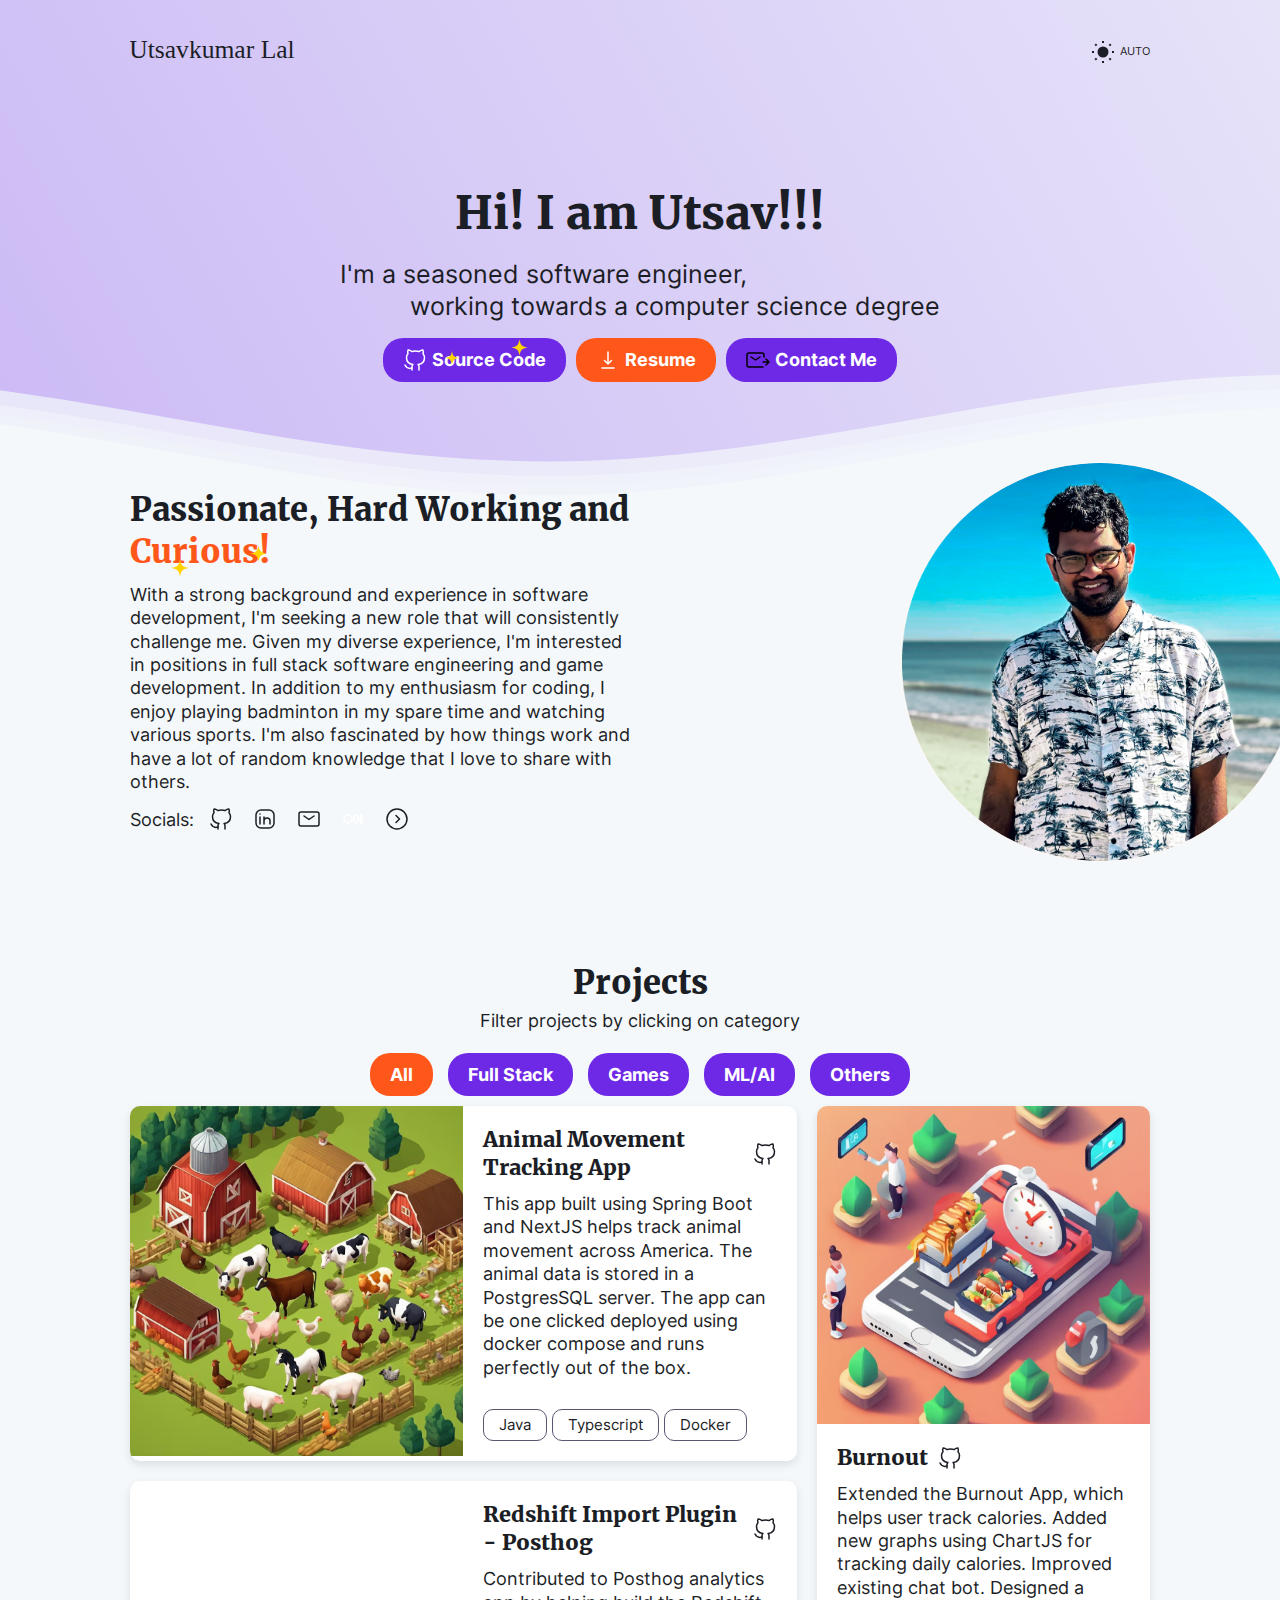
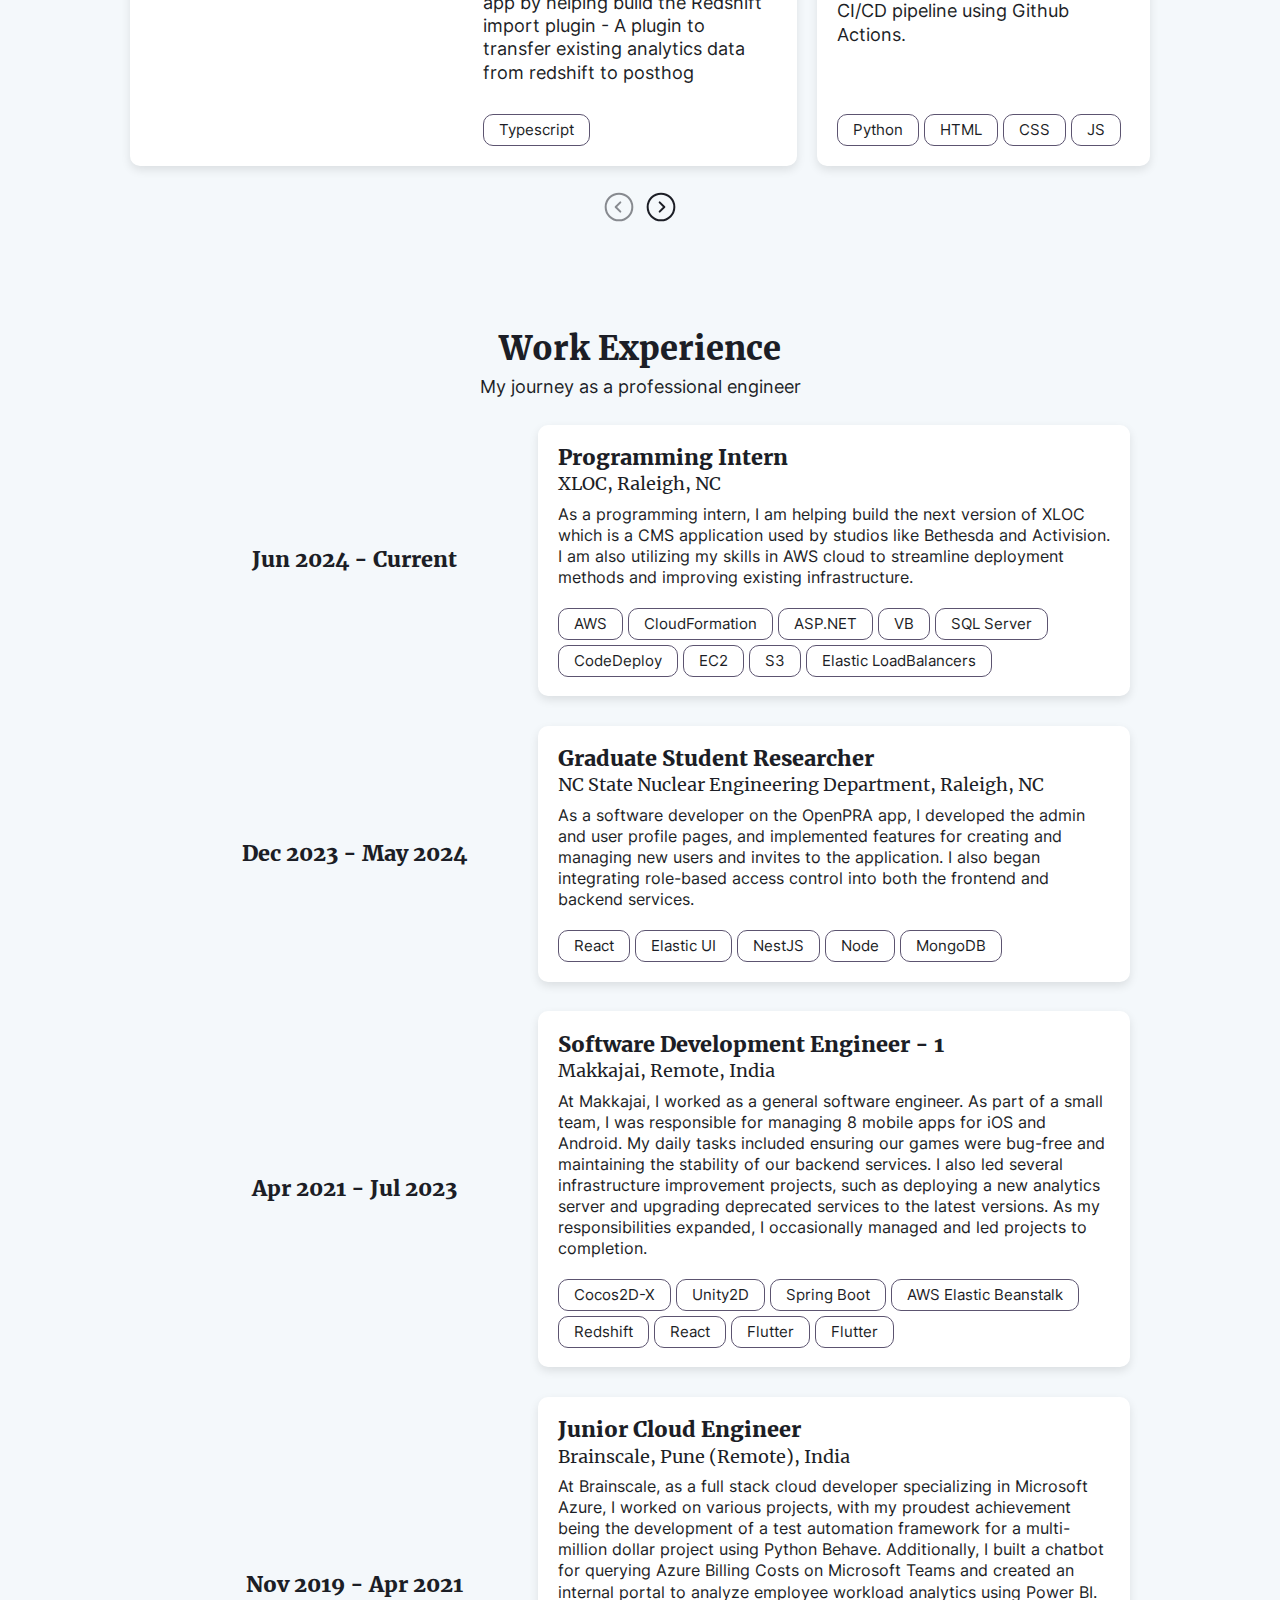
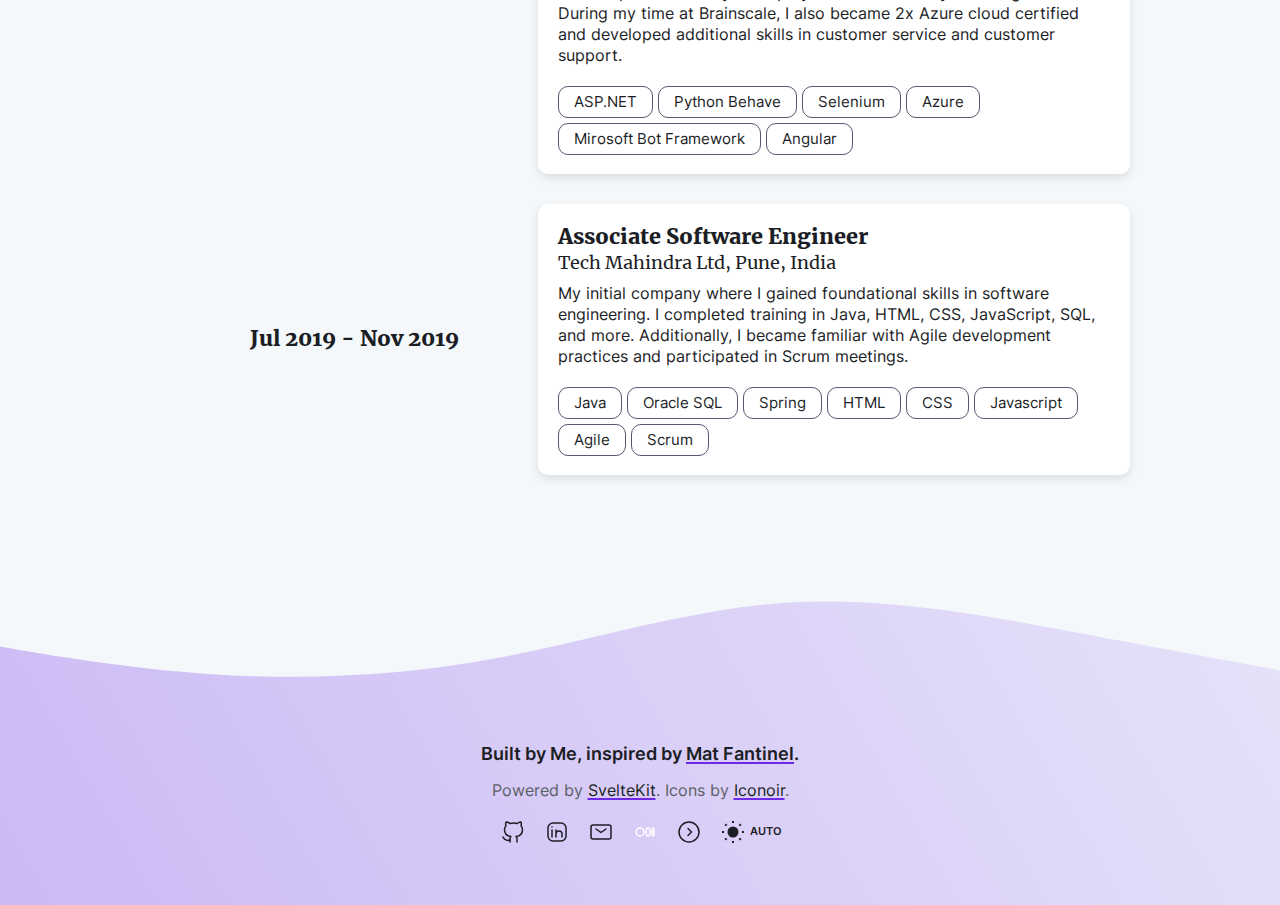
<file: index.html>
<!DOCTYPE html>
<html lang="en">
	<head>
		<meta charset="utf-8" />

		<!-- Favicon -->
		<link
			rel="apple-touch-icon"
			sizes="180x180"
			href="./favicons/apple-touch-icon.png"
		/>
		<link
			rel="icon"
			type="image/png"
			sizes="32x32"
			href="./favicons/favicon-32x32.png"
		/>
		<link
			rel="icon"
			type="image/png"
			sizes="16x16"
			href="./favicons/favicon-16x16.png"
		/>
		<link rel="manifest" href="./favicons/site.webmanifest" />
		<link
			rel="mask-icon"
			href="./favicons/safari-pinned-tab.svg"
			color="#0ca4a5"
		/>
		<link rel="shortcut icon" href="./favicons/favicon.ico" />
		<link rel="icon" href="./favicons/favicon.png" />

		<!-- Tell browser this site is responsive -->
		<meta name="viewport" content="width=device-width, initial-scale=1" />
		<!-- Tell browser this site supports light and dark mode -->
		<meta name="color-scheme" content="light dark" />
		<!-- Color for browser url bar in mobile/Safari -->
		<meta name="theme-color" media="(prefers-color-scheme: light)" content="#b28cf2" />
		<meta name="theme-color" media="(prefers-color-scheme: dark)" content="#4612A1" />
		<!-- Disable Google FLOC -->
		<meta http-equiv="Permissions-Policy" content="interest-cohort=()" />

		<script>
			// Calling this here so that it loads as quickly as possible
			// Avoiding a flash of light mode in case dark mode is used
			const theme = localStorage.getItem('theme-preference') || 'auto';
			document.firstElementChild?.setAttribute('data-theme', theme);
		</script>

		
		<link href="./_app/immutable/assets/0.0f5a0293.css" rel="stylesheet">
		<link href="./_app/immutable/assets/3.4c4b0438.css" rel="stylesheet">
		<link href="./_app/immutable/assets/Footer.e6c41d52.css" rel="stylesheet">
		<link href="./_app/immutable/assets/Button.b2541fdf.css" rel="stylesheet">
		<link href="./_app/immutable/assets/Socials.1c0e54d1.css" rel="stylesheet">
		<link href="./_app/immutable/assets/7.189cd966.css" rel="stylesheet">
		<link href="./_app/immutable/assets/Image.0954db74.css" rel="stylesheet">
		<link href="./_app/immutable/assets/BlogPostCard.18f6f1a8.css" rel="stylesheet">
		<link href="./_app/immutable/assets/ContentSection.f5dcb43a.css" rel="stylesheet">
		<link rel="modulepreload" href="./_app/immutable/entry/start.0ef516a5.js">
		<link rel="modulepreload" href="./_app/immutable/chunks/index.42c5035d.js">
		<link rel="modulepreload" href="./_app/immutable/chunks/index.0cff1caf.js">
		<link rel="modulepreload" href="./_app/immutable/entry/app.139e731b.js">
		<link rel="modulepreload" href="./_app/immutable/nodes/0.b2a036ef.js">
		<link rel="modulepreload" href="./_app/immutable/nodes/3.5990e469.js">
		<link rel="modulepreload" href="./_app/immutable/chunks/Footer.5617964f.js">
		<link rel="modulepreload" href="./_app/immutable/chunks/Socials.65a93290.js">
		<link rel="modulepreload" href="./_app/immutable/chunks/meta.880fbc7d.js">
		<link rel="modulepreload" href="./_app/immutable/nodes/7.494c1e8a.js">
		<link rel="modulepreload" href="./_app/immutable/chunks/Button.ee785f0e.js">
		<link rel="modulepreload" href="./_app/immutable/chunks/regex.7dfa9b23.js">
		<link rel="modulepreload" href="./_app/immutable/chunks/Image.488438ff.js">
		<link rel="modulepreload" href="./_app/immutable/chunks/BlogPostCard.svelte_svelte_type_style_lang.2d0fb876.js">
		<link rel="modulepreload" href="./_app/immutable/chunks/ContentSection.d50c32dc.js"><title>Utsav Lal</title><!-- HEAD_svelte-12ekxku_START --><link rel="“canonical”" href="https://utsavkumar-lal.vercel.app/"><meta name="keywords" content="Svelte, SvelteKit, Template, Blog, Starter, Static Site"><meta name="description" content="Hello, welcome to my personal website"><meta property="og:description" content="Hello, welcome to my personal website"><meta name="twitter:description" content="Hello, welcome to my personal website"><meta property="og:title" content="Utsav Lal"><meta name="twitter:title" content="Utsav Lal"><meta property="og:image" content="https://utsavkumar-lal.vercel.app//images/utsav_at_beach.jpg"><meta name="twitter:image" content="https://utsavkumar-lal.vercel.app//images/utsav_at_beach.jpg"><meta name="twitter:card" content="summary_large_image"><!-- HEAD_svelte-12ekxku_END -->
	</head>
	<body data-sveltekit-preload-data="hover">
		<div id="svelte-root">



<div class="waves-container svelte-of6vnk"><svg class="waves svelte-of6vnk" xmlns="http://www.w3.org/2000/svg" xmlns:xlink="http://www.w3.org/1999/xlink" viewBox="0 24 150 28" preserveAspectRatio="none" shape-rendering="auto"><defs><path id="gentle-wave" d="M-160 44c30 0 58-18 88-18s 58 18 88 18 58-18 88-18 58 18 88 18 v44h-352z"></path></defs><g class="parallax svelte-of6vnk"><use xlink:href="#gentle-wave" x="48" y="0" fill="rgba(var(--color--page-background-rgb),0.7)" class="svelte-of6vnk"></use><use xlink:href="#gentle-wave" x="48" y="3" fill="rgba(var(--color--page-background-rgb),0.5)" class="svelte-of6vnk"></use><use xlink:href="#gentle-wave" x="48" y="5" fill="rgba(var(--color--page-background-rgb),0.3)" class="svelte-of6vnk"></use><use xlink:href="#gentle-wave" x="48" y="7" fill="var(--color--page-background)" class="svelte-of6vnk"></use></g></svg></div>
<header class="svelte-1gvg2a4"><nav class="container svelte-1gvg2a4"><a class="logo svelte-1gvg2a4" href="/" aria-label="Site logo"><div class="logo svelte-hf099o animated"><svg id="logo-text" width="723.84009" height="116.720268" viewBox="0 0 723.84009 116.720269" fill="none" xmlns="http://www.w3.org/2000/svg" class="svelte-hf099o"><text xml:space="preserve" id="text" transform="translate(-278.77228,-206.83728)" class="svelte-hf099o"><tspan x="275.57227" y="292.17088" id="tspan1319"><tspan style="" id="tspan1317">Utsavkumar Lal</tspan></tspan></text></svg>
</div></a>
		<div class="links svelte-1gvg2a4"><noscript>
	<style>.theme-toggle {
			display: none !important;
		}
	</style></noscript>
<button class="theme-toggle svelte-niuf71" title="Toggle between light and dark theme"><svg aria-hidden="true" width="24" height="24" viewBox="0 0 24 24"><mask id="moon" class="svelte-niuf71"><rect x="0" y="0" width="100%" height="100%" fill="white" class="svelte-niuf71"></rect><circle cx="40" cy="8" r="11" fill="black" class="svelte-niuf71"></circle></mask><circle id="sun" cx="12" cy="12" r="11" mask="url(#moon)" class="svelte-niuf71"></circle><g id="sun-beams" class="svelte-niuf71"><line x1="12" y1="1" x2="12" y2="3" class="svelte-niuf71"></line><line x1="12" y1="21" x2="12" y2="23" class="svelte-niuf71"></line><line x1="4.22" y1="4.22" x2="5.64" y2="5.64" class="svelte-niuf71"></line><line x1="18.36" y1="18.36" x2="19.78" y2="19.78" class="svelte-niuf71"></line><line x1="1" y1="12" x2="3" y2="12" class="svelte-niuf71"></line><line x1="21" y1="12" x2="23" y2="12" class="svelte-niuf71"></line><line x1="4.22" y1="19.78" x2="5.64" y2="18.36" class="svelte-niuf71"></line><line x1="18.36" y1="5.64" x2="19.78" y2="4.22" class="svelte-niuf71"></line></g></svg>
	<span class="label svelte-niuf71">Auto</span>
</button></div></nav>
</header>
<main><div class="container"><section id="hero" class="svelte-18df521"><h1 class="hello svelte-18df521">Hi! I am Utsav!!!</h1>
	<p class="intro svelte-18df521"><span class="left svelte-18df521">I&#39;m a seasoned software engineer,</span>
		<span class="right svelte-18df521">working towards a computer science degree</span></p>
	<div class="ctas svelte-18df521"><div class="sparkle-wrapper svelte-exdx8u">
	<span class="slot-wrapper svelte-exdx8u"><a href="https://github.com/utsavll0/personal-website" target="_blank" rel="noopener noreferrer" class="button style--solid size--medium color--primary  svelte-6zxw49" data-sveltekit-preload-data><div class="icon svelte-6zxw49"><svg width="100%" height="100%" stroke-width="1.5" viewBox="0 0 24 24" fill="none" xmlns="http://www.w3.org/2000/svg"><path d="M16 22.0268V19.1568C16.0375 18.68 15.9731 18.2006 15.811 17.7506C15.6489 17.3006 15.3929 16.8902 15.06 16.5468C18.2 16.1968 21.5 15.0068 21.5 9.54679C21.4997 8.15062 20.9627 6.80799 20 5.79679C20.4558 4.5753 20.4236 3.22514 19.91 2.02679C19.91 2.02679 18.73 1.67679 16 3.50679C13.708 2.88561 11.292 2.88561 8.99999 3.50679C6.26999 1.67679 5.08999 2.02679 5.08999 2.02679C4.57636 3.22514 4.54413 4.5753 4.99999 5.79679C4.03011 6.81549 3.49251 8.17026 3.49999 9.57679C3.49999 14.9968 6.79998 16.1868 9.93998 16.5768C9.61098 16.9168 9.35725 17.3222 9.19529 17.7667C9.03334 18.2112 8.96679 18.6849 8.99999 19.1568V22.0268" stroke="currentColor" stroke-linecap="round" stroke-linejoin="round"></path><path d="M9 20.0267C6 20.9999 3.5 20.0267 2 17.0267" stroke="currentColor" stroke-linecap="round" stroke-linejoin="round"></path></svg></div>
	Source Code
			
</a></span>
</div>
		<a href="https://drive.google.com/uc?export=download&amp;id=1YGC0tc_WThLM8ufXjoLzNNkHjE-6VpdZ" target="_blank" rel="noopener noreferrer" class="button style--solid size--medium color--secondary  svelte-6zxw49" data-sveltekit-preload-data><div class="icon svelte-6zxw49"><svg width="100%" height="100%" stroke-width="1.5" viewBox="0 0 24 24" fill="none" xmlns="http://www.w3.org/2000/svg"><path d="M6 20L18 20" stroke="currentColor" stroke-linecap="round" stroke-linejoin="round"></path><path d="M12 4V16M12 16L15.5 12.5M12 16L8.5 12.5" stroke="currentColor" stroke-linecap="round" stroke-linejoin="round"></path></svg></div>
	Resume
		
</a>
		<a href="mailto:utsavll0@gmail.com?subject=Hello%20Utsav&amp;body=Hi%20Utsav%2C" target="_self" class="button style--solid size--medium color--primary  svelte-6zxw49" data-sveltekit-preload-data><div class="icon svelte-6zxw49"><svg width="24px" height="24px" viewBox="0 0 24 24" stroke-width="1.5" fill="none" xmlns="http://www.w3.org/2000/svg" color="#000000"><path d="M5 9L9.5 12L14 9" stroke="#000000" stroke-width="1.5" stroke-linecap="round" stroke-linejoin="round"></path><path d="M17 19H3C1.89543 19 1 18.1046 1 17V7C1 5.89543 1.89543 5 3 5H16C17.1046 5 18 5.89543 18 7V9" stroke="#000000" stroke-width="1.5" stroke-linecap="round"></path><path d="M17 14H23M23 14L20 11M23 14L20 17" stroke="#000000" stroke-width="1.5" stroke-linecap="round" stroke-linejoin="round"></path></svg></div>
	Contact Me
		
</a></div>
</section>
	<section id="about" class="svelte-17cpv96"><div class="info svelte-17cpv96"><h2 class="svelte-17cpv96">Passionate, Hard Working and
			<div class="sparkle-wrapper svelte-exdx8u">
	<span class="slot-wrapper svelte-exdx8u"><strong class="secondary svelte-8f8x6d">Curious!</strong></span>
</div></h2>
		<p class="svelte-17cpv96">With a strong background and experience in software development, I&#39;m seeking a new role that
			will consistently challenge me. Given my diverse experience, I&#39;m interested in positions in
			full stack software engineering and game development. In addition to my enthusiasm for coding,
			I enjoy playing badminton in my spare time and watching various sports. I&#39;m also fascinated by
			how things work and have a lot of random knowledge that I love to share with others.
		</p>
		<div class="socials svelte-17cpv96"><span class="svelte-17cpv96">Socials:</span>
			<div class="socials svelte-t4kqcq"><a href="https://github.com/utsavll0" target="noopener" rel="noopener noreferrer" title="See my GitHub profile" class="svelte-t4kqcq"><svg width="100%" height="100%" stroke-width="1.5" viewBox="0 0 24 24" fill="none" xmlns="http://www.w3.org/2000/svg"><path d="M16 22.0268V19.1568C16.0375 18.68 15.9731 18.2006 15.811 17.7506C15.6489 17.3006 15.3929 16.8902 15.06 16.5468C18.2 16.1968 21.5 15.0068 21.5 9.54679C21.4997 8.15062 20.9627 6.80799 20 5.79679C20.4558 4.5753 20.4236 3.22514 19.91 2.02679C19.91 2.02679 18.73 1.67679 16 3.50679C13.708 2.88561 11.292 2.88561 8.99999 3.50679C6.26999 1.67679 5.08999 2.02679 5.08999 2.02679C4.57636 3.22514 4.54413 4.5753 4.99999 5.79679C4.03011 6.81549 3.49251 8.17026 3.49999 9.57679C3.49999 14.9968 6.79998 16.1868 9.93998 16.5768C9.61098 16.9168 9.35725 17.3222 9.19529 17.7667C9.03334 18.2112 8.96679 18.6849 8.99999 19.1568V22.0268" stroke="currentColor" stroke-linecap="round" stroke-linejoin="round"></path><path d="M9 20.0267C6 20.9999 3.5 20.0267 2 17.0267" stroke="currentColor" stroke-linecap="round" stroke-linejoin="round"></path></svg></a>
	<a href="https://linkedin.com/in/utsavkumar-lal" target="noopener" rel="noopener noreferrer" title="Connect on LinkedIn" class="svelte-t4kqcq"><svg width="100%" height="100%" stroke-width="1.5" viewBox="0 0 24 24" fill="none" xmlns="http://www.w3.org/2000/svg"><path d="M21 8V16C21 18.7614 18.7614 21 16 21H8C5.23858 21 3 18.7614 3 16V8C3 5.23858 5.23858 3 8 3H16C18.7614 3 21 5.23858 21 8Z" stroke="currentColor" stroke-linecap="round" stroke-linejoin="round"></path><path d="M7 17V13.5V10" stroke="currentColor" stroke-linecap="round" stroke-linejoin="round"></path><path d="M11 17V13.75M11 10V13.75M11 13.75C11 10 17 10 17 13.75V17" stroke="currentColor" stroke-linecap="round" stroke-linejoin="round"></path><path d="M7 7.01L7.01 6.99889" stroke="currentColor" stroke-linecap="round" stroke-linejoin="round"></path></svg></a>
	<a href="mailto:utsavll0@gmail.com?subject=Hello%20Utsav&amp;body=Hi%20Utsav%2C" target="noopener" rel="noopener noreferrer" title="Send an email" class="svelte-t4kqcq"><svg width="100%" height="100%" stroke-width="1.5" viewBox="0 0 24 24" fill="none" xmlns="http://www.w3.org/2000/svg"><path d="M7 9L12 12.5L17 9" stroke="currentColor" stroke-linecap="round" stroke-linejoin="round"></path><path d="M2 17V7C2 5.89543 2.89543 5 4 5H20C21.1046 5 22 5.89543 22 7V17C22 18.1046 21.1046 19 20 19H4C2.89543 19 2 18.1046 2 17Z" stroke="currentColor" stroke-width="1.5"></path></svg></a>
	<a href="https://medium.com/@utsavkumarlal" target="noopener" rel="noopener noreferrer" title="View my medium!!" class="svelte-t4kqcq"><svg width="24px" height="24px" stroke-width="1.5" viewBox="0 0 24 24" fill="none" xmlns="http://www.w3.org/2000/svg" color="#FFFFFF"><path d="M7 16C9.20914 16 11 14.2091 11 12C11 9.79086 9.20914 8 7 8C4.79086 8 3 9.79086 3 12C3 14.2091 4.79086 16 7 16Z" stroke="#FFFFFF" stroke-width="1.5" stroke-linecap="round" stroke-linejoin="round"></path><path d="M15 16C16.1046 16 17 14.2091 17 12C17 9.79086 16.1046 8 15 8C13.8954 8 13 9.79086 13 12C13 14.2091 13.8954 16 15 16Z" stroke="#FFFFFF" stroke-width="1.5" stroke-linecap="round" stroke-linejoin="round"></path><path d="M20 16C20.5523 16 21 14.2091 21 12C21 9.79086 20.5523 8 20 8C19.4477 8 19 9.79086 19 12C19 14.2091 19.4477 16 20 16Z" stroke="#FFFFFF" stroke-width="1.5" stroke-linecap="round" stroke-linejoin="round"></path></svg></a>
	<a href="https://medium.com/@utsavkumarlal" class="svelte-t4kqcq"><svg width="32px" height="32px" viewBox="0 0 24 24" stroke-width="1.5" fill="none" xmlns="http://www.w3.org/2000/svg" color="currentColor"><path d="M11 8.5L14.5 12L11 15.5" stroke="currentColor" stroke-width="1.5" stroke-linecap="round" stroke-linejoin="round"></path><path d="M12 22C17.5228 22 22 17.5228 22 12C22 6.47715 17.5228 2 12 2C6.47715 2 2 6.47715 2 12C2 17.5228 6.47715 22 12 22Z" stroke="currentColor" stroke-width="1.5" stroke-linecap="round" stroke-linejoin="round"></path></svg></a>
</div></div></div>
	<div class="image svelte-17cpv96"><img srcset="images/utsav-rounded.avif, images/utsav-rounded.webp, images/utsav-rounded.png" src="images/utsav-rounded.png" alt="Image Avatar" loading="lazy" decoding="async" class="svelte-1ykl0dj"></div>
</section>
	<section id="features" class="content-section top svelte-1shp7je"><div class="title-area svelte-1shp7je"><div class="text svelte-1shp7je"><h2>Projects</h2>
				<p>Filter projects by clicking on category</p></div>
		</div>
	<div class="content-area svelte-1shp7je"><div class="filters svelte-3w4bgj"><button target="_self" class="button style--solid size--medium color--secondary  svelte-6zxw49" data-sveltekit-preload-data>
	All
		
</button>
		<button target="_self" class="button style--solid size--medium color--primary  svelte-6zxw49" data-sveltekit-preload-data>
	Full Stack
		
</button>
		<button target="_self" class="button style--solid size--medium color--primary  svelte-6zxw49" data-sveltekit-preload-data>
	Games
		
</button>
		
		<button target="_self" class="button style--solid size--medium color--primary  svelte-6zxw49" data-sveltekit-preload-data>
	ML/AI
		
</button>
		<button target="_self" class="button style--solid size--medium color--primary  svelte-6zxw49" data-sveltekit-preload-data>
	Others
		
</button></div>
	<div class="features-container svelte-3w4bgj"><div class="three-group-grid svelte-3w4bgj"><article class="card feature-card svelte-1kz16cj" target="_self" data-sveltekit-preload-data><div class="image svelte-1kz16cj"><div class="image" slot="image"><img srcset="images/animal_farm.avif, images/animal_farm.webp, images/animal_farm.png" src="images/animal_farm.png" alt="Picture describing the Animal Movement Tracking App feature" loading="lazy" decoding="async" class="svelte-1ykl0dj"></div></div>
	<div class="body svelte-1kz16cj"><div class="content svelte-1kz16cj"><div class="content svelte-1qk4zq0" slot="content"><div class="heading svelte-1qk4zq0"><div class="title svelte-1qk4zq0"><span>Animal Movement Tracking App</span></div>
			<div class="icons svelte-1qk4zq0"><a href="https://github.com/utsavll0/movement-app" target="noopener" rel="noopener noreferrer" title="Github project" class="svelte-1qk4zq0"><svg width="100%" height="100%" stroke-width="1.5" viewBox="0 0 24 24" fill="none" xmlns="http://www.w3.org/2000/svg"><path d="M16 22.0268V19.1568C16.0375 18.68 15.9731 18.2006 15.811 17.7506C15.6489 17.3006 15.3929 16.8902 15.06 16.5468C18.2 16.1968 21.5 15.0068 21.5 9.54679C21.4997 8.15062 20.9627 6.80799 20 5.79679C20.4558 4.5753 20.4236 3.22514 19.91 2.02679C19.91 2.02679 18.73 1.67679 16 3.50679C13.708 2.88561 11.292 2.88561 8.99999 3.50679C6.26999 1.67679 5.08999 2.02679 5.08999 2.02679C4.57636 3.22514 4.54413 4.5753 4.99999 5.79679C4.03011 6.81549 3.49251 8.17026 3.49999 9.57679C3.49999 14.9968 6.79998 16.1868 9.93998 16.5768C9.61098 16.9168 9.35725 17.3222 9.19529 17.7667C9.03334 18.2112 8.96679 18.6849 8.99999 19.1568V22.0268" stroke="currentColor" stroke-linecap="round" stroke-linejoin="round"></path><path d="M9 20.0267C6 20.9999 3.5 20.0267 2 17.0267" stroke="currentColor" stroke-linecap="round" stroke-linejoin="round"></path></svg></a></div></div>
		<p>This app built using Spring Boot and NextJS helps track animal movement across America. The animal data is stored in a PostgresSQL server. The app can be one clicked deployed using docker compose and runs perfectly out of the box.</p></div></div>
		<div class="footer"><div class="footer svelte-1qk4zq0" slot="footer"><div class="tags svelte-1qk4zq0"><div class="tag primary svelte-1h2wc4q">Java
</div><div class="tag secondary svelte-1h2wc4q">Typescript
</div><div class="tag primary svelte-1h2wc4q">Docker
</div></div></div></div></div>
</article><article class="card feature-card svelte-1kz16cj" target="_self" data-sveltekit-preload-data><div class="image svelte-1kz16cj"><div class="image" slot="image"><img srcset="images/burnout.avif, images/burnout.webp, images/burnout.png" src="images/burnout.png" alt="Picture describing the Burnout feature" loading="lazy" decoding="async" class="svelte-1ykl0dj"></div></div>
	<div class="body svelte-1kz16cj"><div class="content svelte-1kz16cj"><div class="content svelte-1qk4zq0" slot="content"><div class="heading svelte-1qk4zq0"><div class="title svelte-1qk4zq0"><span>Burnout</span></div>
			<div class="icons svelte-1qk4zq0"><a href="https://github.com/utsavll0/calorieApp_server" target="noopener" rel="noopener noreferrer" title="Github project" class="svelte-1qk4zq0"><svg width="100%" height="100%" stroke-width="1.5" viewBox="0 0 24 24" fill="none" xmlns="http://www.w3.org/2000/svg"><path d="M16 22.0268V19.1568C16.0375 18.68 15.9731 18.2006 15.811 17.7506C15.6489 17.3006 15.3929 16.8902 15.06 16.5468C18.2 16.1968 21.5 15.0068 21.5 9.54679C21.4997 8.15062 20.9627 6.80799 20 5.79679C20.4558 4.5753 20.4236 3.22514 19.91 2.02679C19.91 2.02679 18.73 1.67679 16 3.50679C13.708 2.88561 11.292 2.88561 8.99999 3.50679C6.26999 1.67679 5.08999 2.02679 5.08999 2.02679C4.57636 3.22514 4.54413 4.5753 4.99999 5.79679C4.03011 6.81549 3.49251 8.17026 3.49999 9.57679C3.49999 14.9968 6.79998 16.1868 9.93998 16.5768C9.61098 16.9168 9.35725 17.3222 9.19529 17.7667C9.03334 18.2112 8.96679 18.6849 8.99999 19.1568V22.0268" stroke="currentColor" stroke-linecap="round" stroke-linejoin="round"></path><path d="M9 20.0267C6 20.9999 3.5 20.0267 2 17.0267" stroke="currentColor" stroke-linecap="round" stroke-linejoin="round"></path></svg></a></div></div>
		<p>Extended the Burnout App, which helps user track calories. Added new graphs using ChartJS for tracking daily calories. Improved existing chat bot. Designed a CI/CD pipeline using Github Actions.</p></div></div>
		<div class="footer"><div class="footer svelte-1qk4zq0" slot="footer"><div class="tags svelte-1qk4zq0"><div class="tag primary svelte-1h2wc4q">Python
</div><div class="tag secondary svelte-1h2wc4q">HTML
</div><div class="tag primary svelte-1h2wc4q">CSS
</div><div class="tag secondary svelte-1h2wc4q">JS
</div></div></div></div></div>
</article><article class="card feature-card svelte-1kz16cj" target="_self" data-sveltekit-preload-data><div class="image svelte-1kz16cj"><div class="image" slot="image"><img srcset="images/osc.avif, images/osc.webp, images/osc.png" src="images/osc.png" alt="Picture describing the Redshift Import Plugin - Posthog feature" loading="lazy" decoding="async" class="svelte-1ykl0dj"></div></div>
	<div class="body svelte-1kz16cj"><div class="content svelte-1kz16cj"><div class="content svelte-1qk4zq0" slot="content"><div class="heading svelte-1qk4zq0"><div class="title svelte-1qk4zq0"><span>Redshift Import Plugin - Posthog</span></div>
			<div class="icons svelte-1qk4zq0"><a href="https://github.com/PostHog/posthog-redshift-import-plugin" target="noopener" rel="noopener noreferrer" title="Github project" class="svelte-1qk4zq0"><svg width="100%" height="100%" stroke-width="1.5" viewBox="0 0 24 24" fill="none" xmlns="http://www.w3.org/2000/svg"><path d="M16 22.0268V19.1568C16.0375 18.68 15.9731 18.2006 15.811 17.7506C15.6489 17.3006 15.3929 16.8902 15.06 16.5468C18.2 16.1968 21.5 15.0068 21.5 9.54679C21.4997 8.15062 20.9627 6.80799 20 5.79679C20.4558 4.5753 20.4236 3.22514 19.91 2.02679C19.91 2.02679 18.73 1.67679 16 3.50679C13.708 2.88561 11.292 2.88561 8.99999 3.50679C6.26999 1.67679 5.08999 2.02679 5.08999 2.02679C4.57636 3.22514 4.54413 4.5753 4.99999 5.79679C4.03011 6.81549 3.49251 8.17026 3.49999 9.57679C3.49999 14.9968 6.79998 16.1868 9.93998 16.5768C9.61098 16.9168 9.35725 17.3222 9.19529 17.7667C9.03334 18.2112 8.96679 18.6849 8.99999 19.1568V22.0268" stroke="currentColor" stroke-linecap="round" stroke-linejoin="round"></path><path d="M9 20.0267C6 20.9999 3.5 20.0267 2 17.0267" stroke="currentColor" stroke-linecap="round" stroke-linejoin="round"></path></svg></a></div></div>
		<p>Contributed to Posthog analytics app by helping build the Redshift import plugin - A plugin to transfer existing analytics data from redshift to posthog</p></div></div>
		<div class="footer"><div class="footer svelte-1qk4zq0" slot="footer"><div class="tags svelte-1qk4zq0"><div class="tag primary svelte-1h2wc4q">Typescript
</div></div></div></div></div>
</article></div></div>
	<div class="pagination-controls svelte-3w4bgj">
		<button disabled class="icon-button svelte-3w4bgj"><svg width="32px" height="32px" viewBox="0 0 24 24" stroke-width="1.5" fill="none" xmlns="http://www.w3.org/2000/svg" color="currentColor"><path d="M13 8.5L9.5 12L13 15.5" stroke="currentColor" stroke-width="1.5" stroke-linecap="round" stroke-linejoin="round"></path><path d="M12 22C17.5228 22 22 17.5228 22 12C22 6.47715 17.5228 2 12 2C6.47715 2 2 6.47715 2 12C2 17.5228 6.47715 22 12 22Z" stroke="currentColor" stroke-width="1.5" stroke-linecap="round" stroke-linejoin="round"></path></svg></button>
		
		<button  class="icon-button svelte-3w4bgj"><svg width="32px" height="32px" viewBox="0 0 24 24" stroke-width="1.5" fill="none" xmlns="http://www.w3.org/2000/svg" color="currentColor"><path d="M11 8.5L14.5 12L11 15.5" stroke="currentColor" stroke-width="1.5" stroke-linecap="round" stroke-linejoin="round"></path><path d="M12 22C17.5228 22 22 17.5228 22 12C22 6.47715 17.5228 2 12 2C6.47715 2 2 6.47715 2 12C2 17.5228 6.47715 22 12 22Z" stroke="currentColor" stroke-width="1.5" stroke-linecap="round" stroke-linejoin="round"></path></svg></button></div></div>
</section>
	<section id="experience" class="content-section top svelte-1shp7je"><div class="title-area svelte-1shp7je"><div class="text svelte-1shp7je"><h2>Work Experience</h2>
				<p>My journey as a professional engineer</p></div>
		</div>
	<div class="content-area svelte-1shp7je"><ul class="workex"><li class="list-item svelte-13sp76u"><div class="small svelte-13sp76u">Jun 2024 - Current</div>
				<div class="description primary svelte-13sp76u"><div class="header svelte-13sp76u"><span>Programming Intern</span></div>
					<div class="subheader svelte-13sp76u"><span>XLOC, Raleigh, NC</span></div>
					<div class="main-text svelte-13sp76u"><span>As a programming intern, I am helping build the next version of XLOC which is a CMS application used by studios like Bethesda and Activision. I am also utilizing my skills in AWS cloud to streamline deployment methods and improving existing infrastructure.</span></div>
					<div class="tags svelte-13sp76u"></div>
					<div class="footer svelte-13sp76u"><div class="tags svelte-13sp76u"><div class="tag primary svelte-1h2wc4q">AWS
</div><div class="tag secondary svelte-1h2wc4q">CloudFormation
</div><div class="tag primary svelte-1h2wc4q">ASP.NET
</div><div class="tag secondary svelte-1h2wc4q">VB
</div><div class="tag primary svelte-1h2wc4q">SQL Server
</div><div class="tag secondary svelte-1h2wc4q">CodeDeploy
</div><div class="tag secondary svelte-1h2wc4q">EC2
</div><div class="tag secondary svelte-1h2wc4q">S3
</div><div class="tag secondary svelte-1h2wc4q">Elastic LoadBalancers
</div>
							</div>
					</div></div>
			</li><li class="list-item svelte-13sp76u"><div class="small svelte-13sp76u">Dec 2023 - May 2024</div>
				<div class="description primary svelte-13sp76u"><div class="header svelte-13sp76u"><span>Graduate Student Researcher</span></div>
					<div class="subheader svelte-13sp76u"><span>NC State Nuclear Engineering Department, Raleigh, NC</span></div>
					<div class="main-text svelte-13sp76u"><span>As a software developer on the OpenPRA app, I developed the admin and user profile pages, and implemented features for creating and managing new users and invites to the application. I also began integrating role-based access control into both the frontend and backend services.</span></div>
					<div class="tags svelte-13sp76u"></div>
					<div class="footer svelte-13sp76u"><div class="tags svelte-13sp76u"><div class="tag primary svelte-1h2wc4q">React
</div><div class="tag secondary svelte-1h2wc4q">Elastic UI
</div><div class="tag primary svelte-1h2wc4q">NestJS
</div><div class="tag secondary svelte-1h2wc4q">Node
</div><div class="tag primary svelte-1h2wc4q">MongoDB
</div>
							</div>
					</div></div>
			</li><li class="list-item svelte-13sp76u"><div class="small svelte-13sp76u">Apr 2021 - Jul 2023</div>
				<div class="description primary svelte-13sp76u"><div class="header svelte-13sp76u"><span>Software Development Engineer - 1</span></div>
					<div class="subheader svelte-13sp76u"><span>Makkajai, Remote, India</span></div>
					<div class="main-text svelte-13sp76u"><span>At Makkajai, I worked as a general software engineer. As part of a small team, I was responsible for managing 8 mobile apps for iOS and Android. My daily tasks included ensuring our games were bug-free and maintaining the stability of our backend services. I also led several infrastructure improvement projects, such as deploying a new analytics server and upgrading deprecated services to the latest versions. As my responsibilities expanded, I occasionally managed and led projects to completion.</span></div>
					<div class="tags svelte-13sp76u"></div>
					<div class="footer svelte-13sp76u"><div class="tags svelte-13sp76u"><div class="tag primary svelte-1h2wc4q">Cocos2D-X
</div><div class="tag secondary svelte-1h2wc4q">Unity2D
</div><div class="tag primary svelte-1h2wc4q">Spring Boot
</div><div class="tag secondary svelte-1h2wc4q">AWS Elastic Beanstalk
</div><div class="tag primary svelte-1h2wc4q">Redshift
</div><div class="tag secondary svelte-1h2wc4q">React
</div><div class="tag primary svelte-1h2wc4q">Flutter
</div><div class="tag secondary svelte-1h2wc4q">Flutter
</div>
							</div>
					</div></div>
			</li><li class="list-item svelte-13sp76u"><div class="small svelte-13sp76u">Nov 2019 - Apr 2021</div>
				<div class="description primary svelte-13sp76u"><div class="header svelte-13sp76u"><span>Junior Cloud Engineer</span></div>
					<div class="subheader svelte-13sp76u"><span>Brainscale, Pune (Remote), India</span></div>
					<div class="main-text svelte-13sp76u"><span>At Brainscale, as a full stack cloud developer specializing in Microsoft Azure, I worked on various projects, with my proudest achievement being the development of a test automation framework for a multi-million dollar project using Python Behave. Additionally, I built a chatbot for querying Azure Billing Costs on Microsoft Teams and created an internal portal to analyze employee workload analytics using Power BI. During my time at Brainscale, I also became 2x Azure cloud certified and developed additional skills in customer service and customer support.</span></div>
					<div class="tags svelte-13sp76u"></div>
					<div class="footer svelte-13sp76u"><div class="tags svelte-13sp76u"><div class="tag primary svelte-1h2wc4q">ASP.NET
</div><div class="tag secondary svelte-1h2wc4q">Python Behave
</div><div class="tag primary svelte-1h2wc4q">Selenium
</div><div class="tag secondary svelte-1h2wc4q">Azure
</div><div class="tag primary svelte-1h2wc4q">Mirosoft Bot Framework
</div><div class="tag secondary svelte-1h2wc4q">Angular
</div>
							</div>
					</div></div>
			</li><li class="list-item svelte-13sp76u"><div class="small svelte-13sp76u">Jul 2019 - Nov 2019</div>
				<div class="description primary svelte-13sp76u"><div class="header svelte-13sp76u"><span>Associate Software Engineer</span></div>
					<div class="subheader svelte-13sp76u"><span>Tech Mahindra Ltd, Pune, India</span></div>
					<div class="main-text svelte-13sp76u"><span>My initial company where I gained foundational skills in software engineering. I completed training in Java, HTML, CSS, JavaScript, SQL, and more. Additionally, I became familiar with Agile development practices and participated in Scrum meetings.</span></div>
					<div class="tags svelte-13sp76u"></div>
					<div class="footer svelte-13sp76u"><div class="tags svelte-13sp76u"><div class="tag primary svelte-1h2wc4q">Java
</div><div class="tag secondary svelte-1h2wc4q">Oracle SQL
</div><div class="tag primary svelte-1h2wc4q">Spring
</div><div class="tag secondary svelte-1h2wc4q">HTML
</div><div class="tag primary svelte-1h2wc4q">CSS
</div><div class="tag secondary svelte-1h2wc4q">Javascript
</div><div class="tag primary svelte-1h2wc4q">Agile
</div><div class="tag secondary svelte-1h2wc4q">Scrum
</div>
							</div>
					</div></div>
			</li></ul></div>
</section></div></main>
<footer class="svelte-1m94jhe"><div class="wave"><svg width="100%" height="120" viewBox="0 0 1440 120" fill="none" style="transform: scale(-1,-1)" xmlns="http://www.w3.org/2000/svg" preserveAspectRatio="xMidYMid slice" class="footer__wave"><path d="M0 0L48 8.875C96 17.9167 192 35.4167 288 53.3333C384 71.25 480 88.75 576 82.2083C672 75.4167 768 44.5833 864 26.6667C960 8.75 1056 4.58333 1152 11.125C1248 17.9167 1344 35.4167 1392 44.4583L1440 53.3333V120H1392C1344 120 1248 120 1152 120C1056 120 960 120 864 120C768 120 672 120 576 120C480 120 384 120 288 120C192 120 96 120 48 120H0V0Z" fill="var(--body-background-color)"></path></svg></div>
	<div class="content svelte-1m94jhe"><div class="copyright">Built by Me, inspired by <a href="https://github.com/matfantinel/sveltekit-static-blog-template" target="_blank" rel="noopener noreferrer" class="svelte-1m94jhe">Mat Fantinel</a>.
		</div>
		<div class="credits svelte-1m94jhe">Powered by <a href="https://kit.svelte.dev/" target="_blank" rel="noopener noreferrer" class="svelte-1m94jhe">SvelteKit</a>. Icons by
			<a href="https://iconoir.com/" target="_blank" rel="noopener noreferrer" class="svelte-1m94jhe">Iconoir</a>.
		</div>
		<div class="socials svelte-1m94jhe"><div class="socials svelte-t4kqcq"><a href="https://github.com/utsavll0" target="noopener" rel="noopener noreferrer" title="See my GitHub profile" class="svelte-t4kqcq"><svg width="100%" height="100%" stroke-width="1.5" viewBox="0 0 24 24" fill="none" xmlns="http://www.w3.org/2000/svg"><path d="M16 22.0268V19.1568C16.0375 18.68 15.9731 18.2006 15.811 17.7506C15.6489 17.3006 15.3929 16.8902 15.06 16.5468C18.2 16.1968 21.5 15.0068 21.5 9.54679C21.4997 8.15062 20.9627 6.80799 20 5.79679C20.4558 4.5753 20.4236 3.22514 19.91 2.02679C19.91 2.02679 18.73 1.67679 16 3.50679C13.708 2.88561 11.292 2.88561 8.99999 3.50679C6.26999 1.67679 5.08999 2.02679 5.08999 2.02679C4.57636 3.22514 4.54413 4.5753 4.99999 5.79679C4.03011 6.81549 3.49251 8.17026 3.49999 9.57679C3.49999 14.9968 6.79998 16.1868 9.93998 16.5768C9.61098 16.9168 9.35725 17.3222 9.19529 17.7667C9.03334 18.2112 8.96679 18.6849 8.99999 19.1568V22.0268" stroke="currentColor" stroke-linecap="round" stroke-linejoin="round"></path><path d="M9 20.0267C6 20.9999 3.5 20.0267 2 17.0267" stroke="currentColor" stroke-linecap="round" stroke-linejoin="round"></path></svg></a>
	<a href="https://linkedin.com/in/utsavkumar-lal" target="noopener" rel="noopener noreferrer" title="Connect on LinkedIn" class="svelte-t4kqcq"><svg width="100%" height="100%" stroke-width="1.5" viewBox="0 0 24 24" fill="none" xmlns="http://www.w3.org/2000/svg"><path d="M21 8V16C21 18.7614 18.7614 21 16 21H8C5.23858 21 3 18.7614 3 16V8C3 5.23858 5.23858 3 8 3H16C18.7614 3 21 5.23858 21 8Z" stroke="currentColor" stroke-linecap="round" stroke-linejoin="round"></path><path d="M7 17V13.5V10" stroke="currentColor" stroke-linecap="round" stroke-linejoin="round"></path><path d="M11 17V13.75M11 10V13.75M11 13.75C11 10 17 10 17 13.75V17" stroke="currentColor" stroke-linecap="round" stroke-linejoin="round"></path><path d="M7 7.01L7.01 6.99889" stroke="currentColor" stroke-linecap="round" stroke-linejoin="round"></path></svg></a>
	<a href="mailto:utsavll0@gmail.com?subject=Hello%20Utsav&amp;body=Hi%20Utsav%2C" target="noopener" rel="noopener noreferrer" title="Send an email" class="svelte-t4kqcq"><svg width="100%" height="100%" stroke-width="1.5" viewBox="0 0 24 24" fill="none" xmlns="http://www.w3.org/2000/svg"><path d="M7 9L12 12.5L17 9" stroke="currentColor" stroke-linecap="round" stroke-linejoin="round"></path><path d="M2 17V7C2 5.89543 2.89543 5 4 5H20C21.1046 5 22 5.89543 22 7V17C22 18.1046 21.1046 19 20 19H4C2.89543 19 2 18.1046 2 17Z" stroke="currentColor" stroke-width="1.5"></path></svg></a>
	<a href="https://medium.com/@utsavkumarlal" target="noopener" rel="noopener noreferrer" title="View my medium!!" class="svelte-t4kqcq"><svg width="24px" height="24px" stroke-width="1.5" viewBox="0 0 24 24" fill="none" xmlns="http://www.w3.org/2000/svg" color="#FFFFFF"><path d="M7 16C9.20914 16 11 14.2091 11 12C11 9.79086 9.20914 8 7 8C4.79086 8 3 9.79086 3 12C3 14.2091 4.79086 16 7 16Z" stroke="#FFFFFF" stroke-width="1.5" stroke-linecap="round" stroke-linejoin="round"></path><path d="M15 16C16.1046 16 17 14.2091 17 12C17 9.79086 16.1046 8 15 8C13.8954 8 13 9.79086 13 12C13 14.2091 13.8954 16 15 16Z" stroke="#FFFFFF" stroke-width="1.5" stroke-linecap="round" stroke-linejoin="round"></path><path d="M20 16C20.5523 16 21 14.2091 21 12C21 9.79086 20.5523 8 20 8C19.4477 8 19 9.79086 19 12C19 14.2091 19.4477 16 20 16Z" stroke="#FFFFFF" stroke-width="1.5" stroke-linecap="round" stroke-linejoin="round"></path></svg></a>
	<a href="https://medium.com/@utsavkumarlal" class="svelte-t4kqcq"><svg width="32px" height="32px" viewBox="0 0 24 24" stroke-width="1.5" fill="none" xmlns="http://www.w3.org/2000/svg" color="currentColor"><path d="M11 8.5L14.5 12L11 15.5" stroke="currentColor" stroke-width="1.5" stroke-linecap="round" stroke-linejoin="round"></path><path d="M12 22C17.5228 22 22 17.5228 22 12C22 6.47715 17.5228 2 12 2C6.47715 2 2 6.47715 2 12C2 17.5228 6.47715 22 12 22Z" stroke="currentColor" stroke-width="1.5" stroke-linecap="round" stroke-linejoin="round"></path></svg></a>
</div>
			<noscript>
	<style>.theme-toggle {
			display: none !important;
		}
	</style></noscript>
<button class="theme-toggle svelte-niuf71" title="Toggle between light and dark theme"><svg aria-hidden="true" width="24" height="24" viewBox="0 0 24 24"><mask id="moon" class="svelte-niuf71"><rect x="0" y="0" width="100%" height="100%" fill="white" class="svelte-niuf71"></rect><circle cx="40" cy="8" r="11" fill="black" class="svelte-niuf71"></circle></mask><circle id="sun" cx="12" cy="12" r="11" mask="url(#moon)" class="svelte-niuf71"></circle><g id="sun-beams" class="svelte-niuf71"><line x1="12" y1="1" x2="12" y2="3" class="svelte-niuf71"></line><line x1="12" y1="21" x2="12" y2="23" class="svelte-niuf71"></line><line x1="4.22" y1="4.22" x2="5.64" y2="5.64" class="svelte-niuf71"></line><line x1="18.36" y1="18.36" x2="19.78" y2="19.78" class="svelte-niuf71"></line><line x1="1" y1="12" x2="3" y2="12" class="svelte-niuf71"></line><line x1="21" y1="12" x2="23" y2="12" class="svelte-niuf71"></line><line x1="4.22" y1="19.78" x2="5.64" y2="18.36" class="svelte-niuf71"></line><line x1="18.36" y1="5.64" x2="19.78" y2="4.22" class="svelte-niuf71"></line></g></svg>
	<span class="label svelte-niuf71">Auto</span>
</button></div></div>
</footer>

			
			<script>
				{
					__sveltekit_jo49kr = {
						assets: "/personal-website",
						base: new URL(".", location).pathname.slice(0, -1),
						env: {}
					};

					const element = document.currentScript.parentElement;

					const data = [null,null,{"type":"data","data":(function(a,b,c){a[0]="Documentation";b[0]="Documentation";c[0]="Documentation";return {features:[{name:"Animal Movement Tracking App",description:"This app built using Spring Boot and NextJS helps track animal movement across America. The animal data is stored in a PostgresSQL server. The app can be one clicked deployed using docker compose and runs perfectly out of the box.",image:"images/animal_farm.png",tags:[{label:"Java"},{label:"Typescript",color:"secondary"},{label:"Docker"}],url:"https://github.com/utsavll0/movement-app",type:["Full Stack"]},{name:"Burnout",description:"Extended the Burnout App, which helps user track calories. Added new graphs using ChartJS for tracking daily calories. Improved existing chat bot. Designed a CI/CD pipeline using Github Actions.",image:"images/burnout.png",tags:[{label:"Python"},{label:"HTML",color:"secondary"},{label:"CSS",color:"primary"},{label:"JS",color:"secondary"}],url:"https://github.com/utsavll0/calorieApp_server",type:["Full Stack"]},{name:"Redshift Import Plugin - Posthog",description:"Contributed to Posthog analytics app by helping build the Redshift import plugin - A plugin to transfer existing analytics data from redshift to posthog",image:"images/osc.png",tags:[{label:"Typescript"}],url:"https://github.com/PostHog/posthog-redshift-import-plugin",type:"Others"},{name:"Spendwise",description:"Extended an already existing telegram bot to add speech to text features in the app. Added features to export and import data to a csv file.",image:"images/banner.jpg",url:"https://github.com/utsavll0/spendwise",tags:[{label:"Python"},{label:"Telegram Bot",color:"secondary"},{label:"Speech to Text"}],type:["Full Stack"]},{name:"Reinforcement Learning Car",description:"A project where I explored reinforcement learning using Unity and MLAgents as platform. This was part of my coursework and involved fine tuning a proximal policy optimization model and train a car agent to drive around a track.",image:"images/car.png",url:"https://github.com/utsavll0/Reinforcement-Learning-Car",tags:[{label:"C#"},{label:"Unity 3D",color:"secondary"},{label:"Python",color:"primary"},{label:"PyTorch",color:"secondary"}],type:["Games","ML/AI"]},{name:"Predicting NBA match outcome",description:"A data engineering and data science project to explore joining two different datasets of varying origin. Further on the project explores training Naive Bayes and Nueral Network models to predict outcome of matches",image:"images/basketball.png",url:"https://github.com/utsavll0/NBA-match-predictor/",tags:[{label:"Python"},{label:"Pandas",color:"secondary"},{label:"Sklearn",color:"primary"}],type:["ML/AI"]},{name:"Boid's Flocking Algorithm",description:"A game project which demonstrates various algorithms that a character in a game can have. The algorithms include arrive at a point, look in the direction of the movement, wander randomly, avoid colliding with other characters. As a final demo, use all these behaviors to simulate flocking behavior called as Boid's algorithm.",image:"images/boid.png",url:"https://github.com/utsavll0/Boid-s-Algorithm",tags:[{label:"C++",color:"primary"},{label:"SFML",color:"secondary"},{label:"Make",color:"primary"}],type:["Games"]},{name:"E-commerce backend",description:"A backend project to expore ways of implementing REST Apis in Go.",image:"images/ecom.png",url:"https://github.com/utsavll0/ecom",tags:[{label:"Go",color:"primary"}],type:["Full Stack"]},{name:"Mario Clone",description:"Designed and developed a clone of the popular game Mario using Godot engine and GD Script programming language",image:"images/mario.png",url:"https://github.com/utsavll0/mario-clone",tags:[{label:"Godot",color:"primary"},{label:"GDScript",color:"secondary"}],type:["Games"]}],posts:[{slug:"customization",title:"How to Customize this Template",date:"2023-04-22T21:55:27.154Z",excerpt:"How to customize what you're seeing here and make it your own.",coverImage:"/images/posts/customization.jpg",tags:a,html:"\u003Cp>In general, content can be modified by editing the \u003Cstrong>organisms\u003C/strong> and the pages themselves. Below is a list of the most common changes that you may want to make.\u003C/p>\n\u003Ch2 id=\"domainsite-url\">\u003Ca class=\"heading-link\" title=\"Permalink\" aria-hidden=\"true\" href=\"#domainsite-url\">\u003Cspan>#\u003C/span>\u003C/a>Domain/site URL\u003C/h2>\n\u003Cp>The first thing you might want to do is replace the domain of of the site with your own. There are two places where you need to do that:\u003C/p>\n\u003Cul>\u003Cli>In the \u003Ccode>package.json\u003C/code> file, check the \u003Ccode>postbuild\u003C/code> script. Change the domain there to your own, so it ends up like this: \u003Ccode>svelte-sitemap --domain https://your-domain.com\u003C/code>. This is used to generate the sitemap of your website, which is used by search engines to index your site.\u003C/li>\n\u003Cli>In the \u003Ccode>src/lib/data/meta.ts\u003C/code> file, change the \u003Ccode>siteBaseUrl\u003C/code> property to your own domain. This is used in multiple parts of the app wherever the site needs to link to itself.\u003C/li>\u003C/ul>\n\u003Ch2 id=\"headersite-logo\">\u003Ca class=\"heading-link\" title=\"Permalink\" aria-hidden=\"true\" href=\"#headersite-logo\">\u003Cspan>#\u003C/span>\u003C/a>Header/site logo\u003C/h2>\n\u003Cp>To replace the logo that appears in the header, modify or replace the contents of the \u003Ccode>Logo.svelte\u003C/code> atom.\u003C/p>\n\u003Cp>The links that appear on the header can be modified directly in the \u003Ccode>Header.svelte\u003C/code> organism.\u003C/p>\n\u003Ch2 id=\"hero-section\">\u003Ca class=\"heading-link\" title=\"Permalink\" aria-hidden=\"true\" href=\"#hero-section\">\u003Cspan>#\u003C/span>\u003C/a>Hero section\u003C/h2>\n\u003Cp>The hero section is the first section of the site’s home page. It is composed of a Heading, the \u003Cem>intro\u003C/em> text, and a list of buttons/CTAs. The contents of this section can be modified directly in the \u003Ccode>Hero.svelte\u003C/code> organism.\u003C/p>\n\u003Ch2 id=\"about-section\">\u003Ca class=\"heading-link\" title=\"Permalink\" aria-hidden=\"true\" href=\"#about-section\">\u003Cspan>#\u003C/span>\u003C/a>About section\u003C/h2>\n\u003Cp>The about section contains another headline, a paragraph of text, some social media links, and optionally an image. The contents of this section can be modified directly in the \u003Ccode>About.svelte\u003C/code> organism.\u003C/p>\n\u003Ch2 id=\"social-links\">\u003Ca class=\"heading-link\" title=\"Permalink\" aria-hidden=\"true\" href=\"#social-links\">\u003Cspan>#\u003C/span>\u003C/a>Social Links\u003C/h2>\n\u003Cp>The social links are contained in the \u003Ccode>Socials.svelte\u003C/code> molecule and can be used in any page. This template shows them on the About section and in the Footer.\u003C/p>\n\u003Ch2 id=\"footer\">\u003Ca class=\"heading-link\" title=\"Permalink\" aria-hidden=\"true\" href=\"#footer\">\u003Cspan>#\u003C/span>\u003C/a>Footer\u003C/h2>\n\u003Cp>The footer contains some credits, a list of social links, and the RSS/Theme toggle. The contents of this section can be modified directly in the \u003Ccode>Footer.svelte\u003C/code> organism.\u003C/p>\n\u003Ch2 id=\"colors\">\u003Ca class=\"heading-link\" title=\"Permalink\" aria-hidden=\"true\" href=\"#colors\">\u003Cspan>#\u003C/span>\u003C/a>Colors\u003C/h2>\n\u003Cp>You can change the color palette of the website just by tweaking the \u003Ccode>_themes.scss\u003C/code> file. The file uses the \u003Ccode>define-color\u003C/code> scss function to automatically set the color variables in Hex, RGB and HSL formats, so you can choose whichever format you need.\u003C/p>\n\u003Cp>The main theme colors (primary and secondary) have two variants: shade and tint. The shade is a lighter version of the color (darker in dark mode), and the tint should almost match the page’s background, so that in light mode, it’s really bright, and in dark mode, it’s really dark.\u003C/p>\n\u003Ch2 id=\"fonts\">\u003Ca class=\"heading-link\" title=\"Permalink\" aria-hidden=\"true\" href=\"#fonts\">\u003Cspan>#\u003C/span>\u003C/a>Fonts\u003C/h2>\n\u003Cp>This template uses the Inter, Merriweather and Ubuntu Mono font families. You can change the font family by editing the \u003Ccode>_variables.scss\u003C/code> file, and the code is already set up to accept a default font, a heading font, and a monospace font.\u003C/p>\n\u003Cp>I recommend using \u003Ca href=\"https://fontsource.org/\" rel=\"nofollow\">Fontsource\u003C/a> to import the fonts you need, or self-hosting them. In case you’re using Fontsource, you can import the fonts in \u003Ccode>global.scss\u003C/code> file to make sure they’re available in the entire site.\u003C/p>\n\u003Ch2 id=\"favicon\">\u003Ca class=\"heading-link\" title=\"Permalink\" aria-hidden=\"true\" href=\"#favicon\">\u003Cspan>#\u003C/span>\u003C/a>Favicon\u003C/h2>\n\u003Cp>Favicons are located in the \u003Ccode>static/favicons\u003C/code> folder. I like to use \u003Ca href=\"https://realfavicongenerator.net\" rel=\"nofollow\">Real Favicon Generator\u003C/a> to generate mine, but you can use any other tool you like. I wrote \u003Ca href=\"https://fantinel.dev/fixing-favicons\" rel=\"nofollow\">a blog post about Favicons\u003C/a> in case you want to learn more about them.\u003C/p>\n\u003Ch2 id=\"social-media-link-preview\">\u003Ca class=\"heading-link\" title=\"Permalink\" aria-hidden=\"true\" href=\"#social-media-link-preview\">\u003Cspan>#\u003C/span>\u003C/a>Social Media Link Preview\u003C/h2>\n\u003Cp>You probably want to customize how links to your website look when posted on social media/messaging apps. To do that, you can edit the info in \u003Ccode>src/lib/data/meta.ts\u003C/code>. There, you can edit the site’s title, description, tags (used by search engines) and the image that appears when sharing a link.\u003C/p>",readingTime:"3 min read",relatedPosts:[{title:"How Blog Posts Work",slug:"blog-posts",coverImage:"/images/posts/blog-posts.jpg",date:"2023-04-22T21:55:15.361Z",excerpt:"How to manage existing blog posts and create new ones",tags:b,html:"\u003Cp>All blog posts are located inside the \u003Ccode>src/routes/(blog-article)\u003C/code> folder. Each folder inside it represents a blog post, and each folder has a \u003Ccode>+page.md\u003C/code> file, which is the file that contains the post’s content.\u003C/p>\n\u003Cp>This way, the URL for each blog post is generated with the folder’s name. For example, the folder \u003Ccode>src/routes/(blog-article)/how-blog-posts-work\u003C/code> will generate the URL \u003Ccode>https://mysite.com/how-blog-posts-work\u003C/code>.\u003C/p>\n\u003Cp>All posts are Markdown files, which means you can use the \u003Ca href=\"https://www.markdownguide.org/basic-syntax\" rel=\"nofollow\">Markdown syntax\u003C/a> in them, and it will work out of the box. However, since this projects uses \u003Ca href=\"https://mdsvex.pngwn.io/\" rel=\"nofollow\">MDsveX\u003C/a> to parse Markdown, you can also use Svelte components inside them! This means that the components used in other pages can also be used in blog posts.\u003C/p>\n\u003Cdiv class=\"callout-block info svelte-sxx0n0\">\u003Cdiv class=\"icon-wrapper svelte-sxx0n0\">\u003Csvg width=\"100%\" height=\"100%\" stroke-width=\"1.5\" viewBox=\"0 0 24 24\" fill=\"none\" xmlns=\"http://www.w3.org/2000/svg\">\u003Cpath d=\"M12 11.5V16.5\" stroke=\"currentColor\" stroke-linecap=\"round\" stroke-linejoin=\"round\">\u003C/path>\u003Cpath d=\"M12 7.51L12.01 7.49889\" stroke=\"currentColor\" stroke-linecap=\"round\" stroke-linejoin=\"round\">\u003C/path>\u003Cpath d=\"M12 22C17.5228 22 22 17.5228 22 12C22 6.47715 17.5228 2 12 2C6.47715 2 2 6.47715 2 12C2 17.5228 6.47715 22 12 22Z\" stroke=\"currentColor\" stroke-linecap=\"round\" stroke-linejoin=\"round\">\u003C/path>\u003C/svg>\u003C/div>\n\tThis is a Svelte component inside a Markdown file!\n\n\u003C/div>\n\u003Ch2 id=\"processing\">\u003Ca class=\"heading-link\" title=\"Permalink\" aria-hidden=\"true\" href=\"#processing\">\u003Cspan>#\u003C/span>\u003C/a>Processing\u003C/h2>\n\u003Cp>Besides the blog post page itself, the blog posts can be displayed in other places, such as the \u003Ccode>/blog\u003C/code> page, which lists all blog posts, and the \u003Ccode>&lt;RecentPosts&gt;\u003C/code> component, used in the home page.\u003C/p>\n\u003Cp>To be able to do that, posts are processed in the \u003Ccode>src/lib/data/blog-posts/index.ts\u003C/code> file. That file imports the blog post files and processes them, so we’re able to use some of the post’s metadata to list them. For example, we get the post’s title, cover image, and calculate the reading time based on its content, so that information is displayed in the blog post cards in the \u003Ccode>/blog\u003C/code> page.\u003C/p>\n\u003Cp>There is also some basic logic to get related posts based on a post’s tags. The logic should be straightforward enough to modify it to your needs.\u003C/p>\n\u003Ch2 id=\"creating-a-new-post\">\u003Ca class=\"heading-link\" title=\"Permalink\" aria-hidden=\"true\" href=\"#creating-a-new-post\">\u003Cspan>#\u003C/span>\u003C/a>Creating a new post\u003C/h2>\n\u003Cp>To create a new post, create a new folder inside the \u003Ccode>src/routes/(blog-article)\u003C/code> folder, and inside it, create a \u003Ccode>+page.md\u003C/code> file. The folder name will be used as the post’s URL slug, so make sure it’s a valid URL slug.\u003C/p>\n\u003Cp>Inside the \u003Ccode>+page.md\u003C/code> file, you must start with the front matter, which is a YAML-like syntax that is used to define metadata for the post. The front matter must be the first thing in the file, and must be separated from the rest of the content by three dashes (\u003Ccode>---\u003C/code>). An example of a front matter is:\u003C/p>\n\u003Cdiv class=\"code-block svelte-1pkpsrg\">\n\t\u003Cdiv class=\"lang svelte-1pkpsrg\">markdown\u003C/div>\n\t\u003Cpre class=\"language-md\">\u003C!-- HTML_TAG_START -->\u003Ccode class=\"language-md\">\u003Cspan class=\"token front-matter-block\">\u003Cspan class=\"token punctuation\">---\u003C/span>\n\u003Cspan class=\"token front-matter yaml language-yaml\">slug: my-new-blog-post\ntitle: My New Blog Post\ndate: 2023-04-22T20:45:25.350Z\nexcerpt: A short description of the post\ncoverImage: /images/posts/cover-image.jpg\ntags:\n  - Example\u003C/span>\n\u003Cspan class=\"token punctuation\">---\u003C/span>\u003C/span>\u003C/code>\u003C!-- HTML_TAG_END -->\u003C/pre>\n\u003C/div>\n\u003Ch2 id=\"managing-blog-posts\">\u003Ca class=\"heading-link\" title=\"Permalink\" aria-hidden=\"true\" href=\"#managing-blog-posts\">\u003Cspan>#\u003C/span>\u003C/a>Managing blog posts\u003C/h2>\n\u003Cp>I highly recommend the \u003Ca href=\"https://frontmatter.codes/\" rel=\"nofollow\">Front Matter VS Code extension\u003C/a> to manage blog posts. It gives you a nice CMS-like UI to manage the front matter of all blog posts, as well as a preview of their content. It is, of course, optional, and you can manage everything directly in the Markdown files if you prefer.\u003C/p>\n\u003Cimg srcset=\"/images/posts/frontmatter-preview-dashboard.avif, /images/posts/frontmatter-preview-dashboard.webp, /images/posts/frontmatter-preview-dashboard.png\" src=\"/images/posts/frontmatter-preview-dashboard.png\" alt=\"Screenshot of the Front Matter VS Code extension, showing the dashboard with all posts\" loading=\"lazy\" decoding=\"async\" class=\"svelte-1ykl0dj full-bleed\">\n\u003Cimg srcset=\"/images/posts/frontmatter-preview-edit.avif, /images/posts/frontmatter-preview-edit.webp, /images/posts/frontmatter-preview-edit.png\" src=\"/images/posts/frontmatter-preview-edit.png\" alt=\"Screenshot of the Front Matter VS Code extension, showing the post editing UI\" loading=\"lazy\" decoding=\"async\" class=\"svelte-1ykl0dj full-bleed\">\n\u003Ch2 id=\"rss\">\u003Ca class=\"heading-link\" title=\"Permalink\" aria-hidden=\"true\" href=\"#rss\">\u003Cspan>#\u003C/span>\u003C/a>RSS\u003C/h2>\n\u003Cp>This template automatically generates a RSS feed of your blog posts. It is generated in the \u003Ccode>src/routes/rss.xml/+server.ts\u003C/code> file, and it is available at the \u003Ccode>/rss.xml\u003C/code> URL.\u003C/p>",readingTime:"3 min read"},{slug:"project-structure",title:"Project Structure",date:"2023-04-22T21:55:21.800Z",excerpt:"How code and structure are organized.",coverImage:"/images/posts/project-structure.jpg",tags:c,html:"\u003Cp>This project follows the basic \u003Ca href=\"https://kit.svelte.dev/docs/project-structure\" rel=\"nofollow\">SvelteKit structure\u003C/a>, with some added conventions to make customization a post-management easier.\u003C/p>\n\u003Ch2 id=\"components\">\u003Ca class=\"heading-link\" title=\"Permalink\" aria-hidden=\"true\" href=\"#components\">\u003Cspan>#\u003C/span>\u003C/a>Components\u003C/h2>\n\u003Cp>The components are organized following the \u003Ca href=\"https://medium.com/@WeAreMobile1st/atomic-design-getting-started-916bc81bad0e\" rel=\"nofollow\">Atomic Design\u003C/a> principles, albeit somewhat simplified. Components are in the \u003Ccode>src/lib/components\u003C/code> folder, and are organized in the following way:\u003C/p>\n\u003Ch3 id=\"atoms\">\u003Ca class=\"heading-link\" title=\"Permalink\" aria-hidden=\"true\" href=\"#atoms\">\u003Cspan>#\u003C/span>\u003C/a>Atoms\u003C/h3>\n\u003Cp>Atoms are the most basic components, which can be seen as building blocks for other components. They’re small and self-contained, and do only one thing. Examples of atoms are buttons, inputs, and tags.\u003C/p>\n\u003Ch3 id=\"molecules\">\u003Ca class=\"heading-link\" title=\"Permalink\" aria-hidden=\"true\" href=\"#molecules\">\u003Cspan>#\u003C/span>\u003C/a>Molecules\u003C/h3>\n\u003Cp>Molecules are groups of atoms that work together to form a more complex component. Examples of molecules are cards, groups of links, or an alert callout.\u003C/p>\n\u003Ch3 id=\"organisms\">\u003Ca class=\"heading-link\" title=\"Permalink\" aria-hidden=\"true\" href=\"#organisms\">\u003Cspan>#\u003C/span>\u003C/a>Organisms\u003C/h3>\n\u003Cp>Organisms, in this project, are code blocks that represent a section of a page, such as the header, footer and hero section. They can be used directly in a page as a sort of building block, so the page’s code can be as simple as this:\u003C/p>\n\u003Cdiv class=\"code-block svelte-1pkpsrg\">\u003Cdiv class=\"filename svelte-1pkpsrg\">+page.svelte\u003C/div>\n\t\u003Cdiv class=\"lang svelte-1pkpsrg\">html\u003C/div>\n\t\u003Cpre class=\"language-html\">\u003C!-- HTML_TAG_START -->\u003Ccode class=\"language-html\">\u003Cspan class=\"token tag\">\u003Cspan class=\"token tag\">\u003Cspan class=\"token punctuation\">&lt;\u003C/span>Header\u003C/span> \u003Cspan class=\"token punctuation\">/>\u003C/span>\u003C/span>\n\u003Cspan class=\"token tag\">\u003Cspan class=\"token tag\">\u003Cspan class=\"token punctuation\">&lt;\u003C/span>Hero\u003C/span> \u003Cspan class=\"token punctuation\">/>\u003C/span>\u003C/span>\n\u003Cspan class=\"token tag\">\u003Cspan class=\"token tag\">\u003Cspan class=\"token punctuation\">&lt;\u003C/span>About\u003C/span> \u003Cspan class=\"token punctuation\">/>\u003C/span>\u003C/span>\n\u003Cspan class=\"token tag\">\u003Cspan class=\"token tag\">\u003Cspan class=\"token punctuation\">&lt;\u003C/span>Footer\u003C/span> \u003Cspan class=\"token punctuation\">/>\u003C/span>\u003C/span>\u003C/code>\u003C!-- HTML_TAG_END -->\u003C/pre>\n\u003C/div>\n\u003Ch2 id=\"component-gallery\">\u003Ca class=\"heading-link\" title=\"Permalink\" aria-hidden=\"true\" href=\"#component-gallery\">\u003Cspan>#\u003C/span>\u003C/a>Component Gallery\u003C/h2>\n\u003Cp>This project uses \u003Ca href=\"https://histoire.dev\" rel=\"nofollow\">Histoire\u003C/a> to be able to see and develop components in isolation. To open it, run \u003Ccode>npm run story:dev\u003C/code>. This way you can customize and build new components with placeholder content and without worrying about where to put them in a page.\u003C/p>\n\u003Ch2 id=\"pages\">\u003Ca class=\"heading-link\" title=\"Permalink\" aria-hidden=\"true\" href=\"#pages\">\u003Cspan>#\u003C/span>\u003C/a>Pages\u003C/h2>\n\u003Cp>Pages obey the default SvelteKit structure, but can be summarized as follows:\u003C/p>\n\u003Cul>\u003Cli>There are two different file types: the pages (\u003Ccode>+page.svelte\u003C/code>) and the layouts (\u003Ccode>+layout.svelte\u003C/code>). Layouts are a way to reuse the same structure between different pages without having to duplicate code;\u003C/li>\n\u003Cli>There are two different page layouts in this site: the “Waves” layout, which all pages inside the \u003Ccode>(waves)\u003C/code> folder use, and the “Blog Article” layout, which all pages inside the \u003Ccode>(blog-article)\u003C/code> folder use;\u003C/li>\u003C/ul>\n\u003Ch2 id=\"blog-posts\">\u003Ca class=\"heading-link\" title=\"Permalink\" aria-hidden=\"true\" href=\"#blog-posts\">\u003Cspan>#\u003C/span>\u003C/a>Blog Posts\u003C/h2>\n\u003Cp>To know how blog posts work and how to create new ones, check out \u003Ca href=\"/blog-posts\">How Blog Posts Work\u003C/a>.\u003C/p>",readingTime:"2 min read"}]},{slug:"project-structure",title:"Project Structure",date:"2023-04-22T21:55:21.800Z",excerpt:"How code and structure are organized.",coverImage:"/images/posts/project-structure.jpg",tags:c,html:"\u003Cp>This project follows the basic \u003Ca href=\"https://kit.svelte.dev/docs/project-structure\" rel=\"nofollow\">SvelteKit structure\u003C/a>, with some added conventions to make customization a post-management easier.\u003C/p>\n\u003Ch2 id=\"components\">\u003Ca class=\"heading-link\" title=\"Permalink\" aria-hidden=\"true\" href=\"#components\">\u003Cspan>#\u003C/span>\u003C/a>Components\u003C/h2>\n\u003Cp>The components are organized following the \u003Ca href=\"https://medium.com/@WeAreMobile1st/atomic-design-getting-started-916bc81bad0e\" rel=\"nofollow\">Atomic Design\u003C/a> principles, albeit somewhat simplified. Components are in the \u003Ccode>src/lib/components\u003C/code> folder, and are organized in the following way:\u003C/p>\n\u003Ch3 id=\"atoms\">\u003Ca class=\"heading-link\" title=\"Permalink\" aria-hidden=\"true\" href=\"#atoms\">\u003Cspan>#\u003C/span>\u003C/a>Atoms\u003C/h3>\n\u003Cp>Atoms are the most basic components, which can be seen as building blocks for other components. They’re small and self-contained, and do only one thing. Examples of atoms are buttons, inputs, and tags.\u003C/p>\n\u003Ch3 id=\"molecules\">\u003Ca class=\"heading-link\" title=\"Permalink\" aria-hidden=\"true\" href=\"#molecules\">\u003Cspan>#\u003C/span>\u003C/a>Molecules\u003C/h3>\n\u003Cp>Molecules are groups of atoms that work together to form a more complex component. Examples of molecules are cards, groups of links, or an alert callout.\u003C/p>\n\u003Ch3 id=\"organisms\">\u003Ca class=\"heading-link\" title=\"Permalink\" aria-hidden=\"true\" href=\"#organisms\">\u003Cspan>#\u003C/span>\u003C/a>Organisms\u003C/h3>\n\u003Cp>Organisms, in this project, are code blocks that represent a section of a page, such as the header, footer and hero section. They can be used directly in a page as a sort of building block, so the page’s code can be as simple as this:\u003C/p>\n\u003Cdiv class=\"code-block svelte-1pkpsrg\">\u003Cdiv class=\"filename svelte-1pkpsrg\">+page.svelte\u003C/div>\n\t\u003Cdiv class=\"lang svelte-1pkpsrg\">html\u003C/div>\n\t\u003Cpre class=\"language-html\">\u003C!-- HTML_TAG_START -->\u003Ccode class=\"language-html\">\u003Cspan class=\"token tag\">\u003Cspan class=\"token tag\">\u003Cspan class=\"token punctuation\">&lt;\u003C/span>Header\u003C/span> \u003Cspan class=\"token punctuation\">/>\u003C/span>\u003C/span>\n\u003Cspan class=\"token tag\">\u003Cspan class=\"token tag\">\u003Cspan class=\"token punctuation\">&lt;\u003C/span>Hero\u003C/span> \u003Cspan class=\"token punctuation\">/>\u003C/span>\u003C/span>\n\u003Cspan class=\"token tag\">\u003Cspan class=\"token tag\">\u003Cspan class=\"token punctuation\">&lt;\u003C/span>About\u003C/span> \u003Cspan class=\"token punctuation\">/>\u003C/span>\u003C/span>\n\u003Cspan class=\"token tag\">\u003Cspan class=\"token tag\">\u003Cspan class=\"token punctuation\">&lt;\u003C/span>Footer\u003C/span> \u003Cspan class=\"token punctuation\">/>\u003C/span>\u003C/span>\u003C/code>\u003C!-- HTML_TAG_END -->\u003C/pre>\n\u003C/div>\n\u003Ch2 id=\"component-gallery\">\u003Ca class=\"heading-link\" title=\"Permalink\" aria-hidden=\"true\" href=\"#component-gallery\">\u003Cspan>#\u003C/span>\u003C/a>Component Gallery\u003C/h2>\n\u003Cp>This project uses \u003Ca href=\"https://histoire.dev\" rel=\"nofollow\">Histoire\u003C/a> to be able to see and develop components in isolation. To open it, run \u003Ccode>npm run story:dev\u003C/code>. This way you can customize and build new components with placeholder content and without worrying about where to put them in a page.\u003C/p>\n\u003Ch2 id=\"pages\">\u003Ca class=\"heading-link\" title=\"Permalink\" aria-hidden=\"true\" href=\"#pages\">\u003Cspan>#\u003C/span>\u003C/a>Pages\u003C/h2>\n\u003Cp>Pages obey the default SvelteKit structure, but can be summarized as follows:\u003C/p>\n\u003Cul>\u003Cli>There are two different file types: the pages (\u003Ccode>+page.svelte\u003C/code>) and the layouts (\u003Ccode>+layout.svelte\u003C/code>). Layouts are a way to reuse the same structure between different pages without having to duplicate code;\u003C/li>\n\u003Cli>There are two different page layouts in this site: the “Waves” layout, which all pages inside the \u003Ccode>(waves)\u003C/code> folder use, and the “Blog Article” layout, which all pages inside the \u003Ccode>(blog-article)\u003C/code> folder use;\u003C/li>\u003C/ul>\n\u003Ch2 id=\"blog-posts\">\u003Ca class=\"heading-link\" title=\"Permalink\" aria-hidden=\"true\" href=\"#blog-posts\">\u003Cspan>#\u003C/span>\u003C/a>Blog Posts\u003C/h2>\n\u003Cp>To know how blog posts work and how to create new ones, check out \u003Ca href=\"/blog-posts\">How Blog Posts Work\u003C/a>.\u003C/p>",readingTime:"2 min read",relatedPosts:[{title:"How Blog Posts Work",slug:"blog-posts",coverImage:"/images/posts/blog-posts.jpg",date:"2023-04-22T21:55:15.361Z",excerpt:"How to manage existing blog posts and create new ones",tags:b,html:"\u003Cp>All blog posts are located inside the \u003Ccode>src/routes/(blog-article)\u003C/code> folder. Each folder inside it represents a blog post, and each folder has a \u003Ccode>+page.md\u003C/code> file, which is the file that contains the post’s content.\u003C/p>\n\u003Cp>This way, the URL for each blog post is generated with the folder’s name. For example, the folder \u003Ccode>src/routes/(blog-article)/how-blog-posts-work\u003C/code> will generate the URL \u003Ccode>https://mysite.com/how-blog-posts-work\u003C/code>.\u003C/p>\n\u003Cp>All posts are Markdown files, which means you can use the \u003Ca href=\"https://www.markdownguide.org/basic-syntax\" rel=\"nofollow\">Markdown syntax\u003C/a> in them, and it will work out of the box. However, since this projects uses \u003Ca href=\"https://mdsvex.pngwn.io/\" rel=\"nofollow\">MDsveX\u003C/a> to parse Markdown, you can also use Svelte components inside them! This means that the components used in other pages can also be used in blog posts.\u003C/p>\n\u003Cdiv class=\"callout-block info svelte-sxx0n0\">\u003Cdiv class=\"icon-wrapper svelte-sxx0n0\">\u003Csvg width=\"100%\" height=\"100%\" stroke-width=\"1.5\" viewBox=\"0 0 24 24\" fill=\"none\" xmlns=\"http://www.w3.org/2000/svg\">\u003Cpath d=\"M12 11.5V16.5\" stroke=\"currentColor\" stroke-linecap=\"round\" stroke-linejoin=\"round\">\u003C/path>\u003Cpath d=\"M12 7.51L12.01 7.49889\" stroke=\"currentColor\" stroke-linecap=\"round\" stroke-linejoin=\"round\">\u003C/path>\u003Cpath d=\"M12 22C17.5228 22 22 17.5228 22 12C22 6.47715 17.5228 2 12 2C6.47715 2 2 6.47715 2 12C2 17.5228 6.47715 22 12 22Z\" stroke=\"currentColor\" stroke-linecap=\"round\" stroke-linejoin=\"round\">\u003C/path>\u003C/svg>\u003C/div>\n\tThis is a Svelte component inside a Markdown file!\n\n\u003C/div>\n\u003Ch2 id=\"processing\">\u003Ca class=\"heading-link\" title=\"Permalink\" aria-hidden=\"true\" href=\"#processing\">\u003Cspan>#\u003C/span>\u003C/a>Processing\u003C/h2>\n\u003Cp>Besides the blog post page itself, the blog posts can be displayed in other places, such as the \u003Ccode>/blog\u003C/code> page, which lists all blog posts, and the \u003Ccode>&lt;RecentPosts&gt;\u003C/code> component, used in the home page.\u003C/p>\n\u003Cp>To be able to do that, posts are processed in the \u003Ccode>src/lib/data/blog-posts/index.ts\u003C/code> file. That file imports the blog post files and processes them, so we’re able to use some of the post’s metadata to list them. For example, we get the post’s title, cover image, and calculate the reading time based on its content, so that information is displayed in the blog post cards in the \u003Ccode>/blog\u003C/code> page.\u003C/p>\n\u003Cp>There is also some basic logic to get related posts based on a post’s tags. The logic should be straightforward enough to modify it to your needs.\u003C/p>\n\u003Ch2 id=\"creating-a-new-post\">\u003Ca class=\"heading-link\" title=\"Permalink\" aria-hidden=\"true\" href=\"#creating-a-new-post\">\u003Cspan>#\u003C/span>\u003C/a>Creating a new post\u003C/h2>\n\u003Cp>To create a new post, create a new folder inside the \u003Ccode>src/routes/(blog-article)\u003C/code> folder, and inside it, create a \u003Ccode>+page.md\u003C/code> file. The folder name will be used as the post’s URL slug, so make sure it’s a valid URL slug.\u003C/p>\n\u003Cp>Inside the \u003Ccode>+page.md\u003C/code> file, you must start with the front matter, which is a YAML-like syntax that is used to define metadata for the post. The front matter must be the first thing in the file, and must be separated from the rest of the content by three dashes (\u003Ccode>---\u003C/code>). An example of a front matter is:\u003C/p>\n\u003Cdiv class=\"code-block svelte-1pkpsrg\">\n\t\u003Cdiv class=\"lang svelte-1pkpsrg\">markdown\u003C/div>\n\t\u003Cpre class=\"language-md\">\u003C!-- HTML_TAG_START -->\u003Ccode class=\"language-md\">\u003Cspan class=\"token front-matter-block\">\u003Cspan class=\"token punctuation\">---\u003C/span>\n\u003Cspan class=\"token front-matter yaml language-yaml\">slug: my-new-blog-post\ntitle: My New Blog Post\ndate: 2023-04-22T20:45:25.350Z\nexcerpt: A short description of the post\ncoverImage: /images/posts/cover-image.jpg\ntags:\n  - Example\u003C/span>\n\u003Cspan class=\"token punctuation\">---\u003C/span>\u003C/span>\u003C/code>\u003C!-- HTML_TAG_END -->\u003C/pre>\n\u003C/div>\n\u003Ch2 id=\"managing-blog-posts\">\u003Ca class=\"heading-link\" title=\"Permalink\" aria-hidden=\"true\" href=\"#managing-blog-posts\">\u003Cspan>#\u003C/span>\u003C/a>Managing blog posts\u003C/h2>\n\u003Cp>I highly recommend the \u003Ca href=\"https://frontmatter.codes/\" rel=\"nofollow\">Front Matter VS Code extension\u003C/a> to manage blog posts. It gives you a nice CMS-like UI to manage the front matter of all blog posts, as well as a preview of their content. It is, of course, optional, and you can manage everything directly in the Markdown files if you prefer.\u003C/p>\n\u003Cimg srcset=\"/images/posts/frontmatter-preview-dashboard.avif, /images/posts/frontmatter-preview-dashboard.webp, /images/posts/frontmatter-preview-dashboard.png\" src=\"/images/posts/frontmatter-preview-dashboard.png\" alt=\"Screenshot of the Front Matter VS Code extension, showing the dashboard with all posts\" loading=\"lazy\" decoding=\"async\" class=\"svelte-1ykl0dj full-bleed\">\n\u003Cimg srcset=\"/images/posts/frontmatter-preview-edit.avif, /images/posts/frontmatter-preview-edit.webp, /images/posts/frontmatter-preview-edit.png\" src=\"/images/posts/frontmatter-preview-edit.png\" alt=\"Screenshot of the Front Matter VS Code extension, showing the post editing UI\" loading=\"lazy\" decoding=\"async\" class=\"svelte-1ykl0dj full-bleed\">\n\u003Ch2 id=\"rss\">\u003Ca class=\"heading-link\" title=\"Permalink\" aria-hidden=\"true\" href=\"#rss\">\u003Cspan>#\u003C/span>\u003C/a>RSS\u003C/h2>\n\u003Cp>This template automatically generates a RSS feed of your blog posts. It is generated in the \u003Ccode>src/routes/rss.xml/+server.ts\u003C/code> file, and it is available at the \u003Ccode>/rss.xml\u003C/code> URL.\u003C/p>",readingTime:"3 min read"},{slug:"customization",title:"How to Customize this Template",date:"2023-04-22T21:55:27.154Z",excerpt:"How to customize what you're seeing here and make it your own.",coverImage:"/images/posts/customization.jpg",tags:a,html:"\u003Cp>In general, content can be modified by editing the \u003Cstrong>organisms\u003C/strong> and the pages themselves. Below is a list of the most common changes that you may want to make.\u003C/p>\n\u003Ch2 id=\"domainsite-url\">\u003Ca class=\"heading-link\" title=\"Permalink\" aria-hidden=\"true\" href=\"#domainsite-url\">\u003Cspan>#\u003C/span>\u003C/a>Domain/site URL\u003C/h2>\n\u003Cp>The first thing you might want to do is replace the domain of of the site with your own. There are two places where you need to do that:\u003C/p>\n\u003Cul>\u003Cli>In the \u003Ccode>package.json\u003C/code> file, check the \u003Ccode>postbuild\u003C/code> script. Change the domain there to your own, so it ends up like this: \u003Ccode>svelte-sitemap --domain https://your-domain.com\u003C/code>. This is used to generate the sitemap of your website, which is used by search engines to index your site.\u003C/li>\n\u003Cli>In the \u003Ccode>src/lib/data/meta.ts\u003C/code> file, change the \u003Ccode>siteBaseUrl\u003C/code> property to your own domain. This is used in multiple parts of the app wherever the site needs to link to itself.\u003C/li>\u003C/ul>\n\u003Ch2 id=\"headersite-logo\">\u003Ca class=\"heading-link\" title=\"Permalink\" aria-hidden=\"true\" href=\"#headersite-logo\">\u003Cspan>#\u003C/span>\u003C/a>Header/site logo\u003C/h2>\n\u003Cp>To replace the logo that appears in the header, modify or replace the contents of the \u003Ccode>Logo.svelte\u003C/code> atom.\u003C/p>\n\u003Cp>The links that appear on the header can be modified directly in the \u003Ccode>Header.svelte\u003C/code> organism.\u003C/p>\n\u003Ch2 id=\"hero-section\">\u003Ca class=\"heading-link\" title=\"Permalink\" aria-hidden=\"true\" href=\"#hero-section\">\u003Cspan>#\u003C/span>\u003C/a>Hero section\u003C/h2>\n\u003Cp>The hero section is the first section of the site’s home page. It is composed of a Heading, the \u003Cem>intro\u003C/em> text, and a list of buttons/CTAs. The contents of this section can be modified directly in the \u003Ccode>Hero.svelte\u003C/code> organism.\u003C/p>\n\u003Ch2 id=\"about-section\">\u003Ca class=\"heading-link\" title=\"Permalink\" aria-hidden=\"true\" href=\"#about-section\">\u003Cspan>#\u003C/span>\u003C/a>About section\u003C/h2>\n\u003Cp>The about section contains another headline, a paragraph of text, some social media links, and optionally an image. The contents of this section can be modified directly in the \u003Ccode>About.svelte\u003C/code> organism.\u003C/p>\n\u003Ch2 id=\"social-links\">\u003Ca class=\"heading-link\" title=\"Permalink\" aria-hidden=\"true\" href=\"#social-links\">\u003Cspan>#\u003C/span>\u003C/a>Social Links\u003C/h2>\n\u003Cp>The social links are contained in the \u003Ccode>Socials.svelte\u003C/code> molecule and can be used in any page. This template shows them on the About section and in the Footer.\u003C/p>\n\u003Ch2 id=\"footer\">\u003Ca class=\"heading-link\" title=\"Permalink\" aria-hidden=\"true\" href=\"#footer\">\u003Cspan>#\u003C/span>\u003C/a>Footer\u003C/h2>\n\u003Cp>The footer contains some credits, a list of social links, and the RSS/Theme toggle. The contents of this section can be modified directly in the \u003Ccode>Footer.svelte\u003C/code> organism.\u003C/p>\n\u003Ch2 id=\"colors\">\u003Ca class=\"heading-link\" title=\"Permalink\" aria-hidden=\"true\" href=\"#colors\">\u003Cspan>#\u003C/span>\u003C/a>Colors\u003C/h2>\n\u003Cp>You can change the color palette of the website just by tweaking the \u003Ccode>_themes.scss\u003C/code> file. The file uses the \u003Ccode>define-color\u003C/code> scss function to automatically set the color variables in Hex, RGB and HSL formats, so you can choose whichever format you need.\u003C/p>\n\u003Cp>The main theme colors (primary and secondary) have two variants: shade and tint. The shade is a lighter version of the color (darker in dark mode), and the tint should almost match the page’s background, so that in light mode, it’s really bright, and in dark mode, it’s really dark.\u003C/p>\n\u003Ch2 id=\"fonts\">\u003Ca class=\"heading-link\" title=\"Permalink\" aria-hidden=\"true\" href=\"#fonts\">\u003Cspan>#\u003C/span>\u003C/a>Fonts\u003C/h2>\n\u003Cp>This template uses the Inter, Merriweather and Ubuntu Mono font families. You can change the font family by editing the \u003Ccode>_variables.scss\u003C/code> file, and the code is already set up to accept a default font, a heading font, and a monospace font.\u003C/p>\n\u003Cp>I recommend using \u003Ca href=\"https://fontsource.org/\" rel=\"nofollow\">Fontsource\u003C/a> to import the fonts you need, or self-hosting them. In case you’re using Fontsource, you can import the fonts in \u003Ccode>global.scss\u003C/code> file to make sure they’re available in the entire site.\u003C/p>\n\u003Ch2 id=\"favicon\">\u003Ca class=\"heading-link\" title=\"Permalink\" aria-hidden=\"true\" href=\"#favicon\">\u003Cspan>#\u003C/span>\u003C/a>Favicon\u003C/h2>\n\u003Cp>Favicons are located in the \u003Ccode>static/favicons\u003C/code> folder. I like to use \u003Ca href=\"https://realfavicongenerator.net\" rel=\"nofollow\">Real Favicon Generator\u003C/a> to generate mine, but you can use any other tool you like. I wrote \u003Ca href=\"https://fantinel.dev/fixing-favicons\" rel=\"nofollow\">a blog post about Favicons\u003C/a> in case you want to learn more about them.\u003C/p>\n\u003Ch2 id=\"social-media-link-preview\">\u003Ca class=\"heading-link\" title=\"Permalink\" aria-hidden=\"true\" href=\"#social-media-link-preview\">\u003Cspan>#\u003C/span>\u003C/a>Social Media Link Preview\u003C/h2>\n\u003Cp>You probably want to customize how links to your website look when posted on social media/messaging apps. To do that, you can edit the info in \u003Ccode>src/lib/data/meta.ts\u003C/code>. There, you can edit the site’s title, description, tags (used by search engines) and the image that appears when sharing a link.\u003C/p>",readingTime:"3 min read"}]},{title:"How Blog Posts Work",slug:"blog-posts",coverImage:"/images/posts/blog-posts.jpg",date:"2023-04-22T21:55:15.361Z",excerpt:"How to manage existing blog posts and create new ones",tags:b,html:"\u003Cp>All blog posts are located inside the \u003Ccode>src/routes/(blog-article)\u003C/code> folder. Each folder inside it represents a blog post, and each folder has a \u003Ccode>+page.md\u003C/code> file, which is the file that contains the post’s content.\u003C/p>\n\u003Cp>This way, the URL for each blog post is generated with the folder’s name. For example, the folder \u003Ccode>src/routes/(blog-article)/how-blog-posts-work\u003C/code> will generate the URL \u003Ccode>https://mysite.com/how-blog-posts-work\u003C/code>.\u003C/p>\n\u003Cp>All posts are Markdown files, which means you can use the \u003Ca href=\"https://www.markdownguide.org/basic-syntax\" rel=\"nofollow\">Markdown syntax\u003C/a> in them, and it will work out of the box. However, since this projects uses \u003Ca href=\"https://mdsvex.pngwn.io/\" rel=\"nofollow\">MDsveX\u003C/a> to parse Markdown, you can also use Svelte components inside them! This means that the components used in other pages can also be used in blog posts.\u003C/p>\n\u003Cdiv class=\"callout-block info svelte-sxx0n0\">\u003Cdiv class=\"icon-wrapper svelte-sxx0n0\">\u003Csvg width=\"100%\" height=\"100%\" stroke-width=\"1.5\" viewBox=\"0 0 24 24\" fill=\"none\" xmlns=\"http://www.w3.org/2000/svg\">\u003Cpath d=\"M12 11.5V16.5\" stroke=\"currentColor\" stroke-linecap=\"round\" stroke-linejoin=\"round\">\u003C/path>\u003Cpath d=\"M12 7.51L12.01 7.49889\" stroke=\"currentColor\" stroke-linecap=\"round\" stroke-linejoin=\"round\">\u003C/path>\u003Cpath d=\"M12 22C17.5228 22 22 17.5228 22 12C22 6.47715 17.5228 2 12 2C6.47715 2 2 6.47715 2 12C2 17.5228 6.47715 22 12 22Z\" stroke=\"currentColor\" stroke-linecap=\"round\" stroke-linejoin=\"round\">\u003C/path>\u003C/svg>\u003C/div>\n\tThis is a Svelte component inside a Markdown file!\n\n\u003C/div>\n\u003Ch2 id=\"processing\">\u003Ca class=\"heading-link\" title=\"Permalink\" aria-hidden=\"true\" href=\"#processing\">\u003Cspan>#\u003C/span>\u003C/a>Processing\u003C/h2>\n\u003Cp>Besides the blog post page itself, the blog posts can be displayed in other places, such as the \u003Ccode>/blog\u003C/code> page, which lists all blog posts, and the \u003Ccode>&lt;RecentPosts&gt;\u003C/code> component, used in the home page.\u003C/p>\n\u003Cp>To be able to do that, posts are processed in the \u003Ccode>src/lib/data/blog-posts/index.ts\u003C/code> file. That file imports the blog post files and processes them, so we’re able to use some of the post’s metadata to list them. For example, we get the post’s title, cover image, and calculate the reading time based on its content, so that information is displayed in the blog post cards in the \u003Ccode>/blog\u003C/code> page.\u003C/p>\n\u003Cp>There is also some basic logic to get related posts based on a post’s tags. The logic should be straightforward enough to modify it to your needs.\u003C/p>\n\u003Ch2 id=\"creating-a-new-post\">\u003Ca class=\"heading-link\" title=\"Permalink\" aria-hidden=\"true\" href=\"#creating-a-new-post\">\u003Cspan>#\u003C/span>\u003C/a>Creating a new post\u003C/h2>\n\u003Cp>To create a new post, create a new folder inside the \u003Ccode>src/routes/(blog-article)\u003C/code> folder, and inside it, create a \u003Ccode>+page.md\u003C/code> file. The folder name will be used as the post’s URL slug, so make sure it’s a valid URL slug.\u003C/p>\n\u003Cp>Inside the \u003Ccode>+page.md\u003C/code> file, you must start with the front matter, which is a YAML-like syntax that is used to define metadata for the post. The front matter must be the first thing in the file, and must be separated from the rest of the content by three dashes (\u003Ccode>---\u003C/code>). An example of a front matter is:\u003C/p>\n\u003Cdiv class=\"code-block svelte-1pkpsrg\">\n\t\u003Cdiv class=\"lang svelte-1pkpsrg\">markdown\u003C/div>\n\t\u003Cpre class=\"language-md\">\u003C!-- HTML_TAG_START -->\u003Ccode class=\"language-md\">\u003Cspan class=\"token front-matter-block\">\u003Cspan class=\"token punctuation\">---\u003C/span>\n\u003Cspan class=\"token front-matter yaml language-yaml\">slug: my-new-blog-post\ntitle: My New Blog Post\ndate: 2023-04-22T20:45:25.350Z\nexcerpt: A short description of the post\ncoverImage: /images/posts/cover-image.jpg\ntags:\n  - Example\u003C/span>\n\u003Cspan class=\"token punctuation\">---\u003C/span>\u003C/span>\u003C/code>\u003C!-- HTML_TAG_END -->\u003C/pre>\n\u003C/div>\n\u003Ch2 id=\"managing-blog-posts\">\u003Ca class=\"heading-link\" title=\"Permalink\" aria-hidden=\"true\" href=\"#managing-blog-posts\">\u003Cspan>#\u003C/span>\u003C/a>Managing blog posts\u003C/h2>\n\u003Cp>I highly recommend the \u003Ca href=\"https://frontmatter.codes/\" rel=\"nofollow\">Front Matter VS Code extension\u003C/a> to manage blog posts. It gives you a nice CMS-like UI to manage the front matter of all blog posts, as well as a preview of their content. It is, of course, optional, and you can manage everything directly in the Markdown files if you prefer.\u003C/p>\n\u003Cimg srcset=\"/images/posts/frontmatter-preview-dashboard.avif, /images/posts/frontmatter-preview-dashboard.webp, /images/posts/frontmatter-preview-dashboard.png\" src=\"/images/posts/frontmatter-preview-dashboard.png\" alt=\"Screenshot of the Front Matter VS Code extension, showing the dashboard with all posts\" loading=\"lazy\" decoding=\"async\" class=\"svelte-1ykl0dj full-bleed\">\n\u003Cimg srcset=\"/images/posts/frontmatter-preview-edit.avif, /images/posts/frontmatter-preview-edit.webp, /images/posts/frontmatter-preview-edit.png\" src=\"/images/posts/frontmatter-preview-edit.png\" alt=\"Screenshot of the Front Matter VS Code extension, showing the post editing UI\" loading=\"lazy\" decoding=\"async\" class=\"svelte-1ykl0dj full-bleed\">\n\u003Ch2 id=\"rss\">\u003Ca class=\"heading-link\" title=\"Permalink\" aria-hidden=\"true\" href=\"#rss\">\u003Cspan>#\u003C/span>\u003C/a>RSS\u003C/h2>\n\u003Cp>This template automatically generates a RSS feed of your blog posts. It is generated in the \u003Ccode>src/routes/rss.xml/+server.ts\u003C/code> file, and it is available at the \u003Ccode>/rss.xml\u003C/code> URL.\u003C/p>",readingTime:"3 min read",relatedPosts:[{slug:"customization",title:"How to Customize this Template",date:"2023-04-22T21:55:27.154Z",excerpt:"How to customize what you're seeing here and make it your own.",coverImage:"/images/posts/customization.jpg",tags:a,html:"\u003Cp>In general, content can be modified by editing the \u003Cstrong>organisms\u003C/strong> and the pages themselves. Below is a list of the most common changes that you may want to make.\u003C/p>\n\u003Ch2 id=\"domainsite-url\">\u003Ca class=\"heading-link\" title=\"Permalink\" aria-hidden=\"true\" href=\"#domainsite-url\">\u003Cspan>#\u003C/span>\u003C/a>Domain/site URL\u003C/h2>\n\u003Cp>The first thing you might want to do is replace the domain of of the site with your own. There are two places where you need to do that:\u003C/p>\n\u003Cul>\u003Cli>In the \u003Ccode>package.json\u003C/code> file, check the \u003Ccode>postbuild\u003C/code> script. Change the domain there to your own, so it ends up like this: \u003Ccode>svelte-sitemap --domain https://your-domain.com\u003C/code>. This is used to generate the sitemap of your website, which is used by search engines to index your site.\u003C/li>\n\u003Cli>In the \u003Ccode>src/lib/data/meta.ts\u003C/code> file, change the \u003Ccode>siteBaseUrl\u003C/code> property to your own domain. This is used in multiple parts of the app wherever the site needs to link to itself.\u003C/li>\u003C/ul>\n\u003Ch2 id=\"headersite-logo\">\u003Ca class=\"heading-link\" title=\"Permalink\" aria-hidden=\"true\" href=\"#headersite-logo\">\u003Cspan>#\u003C/span>\u003C/a>Header/site logo\u003C/h2>\n\u003Cp>To replace the logo that appears in the header, modify or replace the contents of the \u003Ccode>Logo.svelte\u003C/code> atom.\u003C/p>\n\u003Cp>The links that appear on the header can be modified directly in the \u003Ccode>Header.svelte\u003C/code> organism.\u003C/p>\n\u003Ch2 id=\"hero-section\">\u003Ca class=\"heading-link\" title=\"Permalink\" aria-hidden=\"true\" href=\"#hero-section\">\u003Cspan>#\u003C/span>\u003C/a>Hero section\u003C/h2>\n\u003Cp>The hero section is the first section of the site’s home page. It is composed of a Heading, the \u003Cem>intro\u003C/em> text, and a list of buttons/CTAs. The contents of this section can be modified directly in the \u003Ccode>Hero.svelte\u003C/code> organism.\u003C/p>\n\u003Ch2 id=\"about-section\">\u003Ca class=\"heading-link\" title=\"Permalink\" aria-hidden=\"true\" href=\"#about-section\">\u003Cspan>#\u003C/span>\u003C/a>About section\u003C/h2>\n\u003Cp>The about section contains another headline, a paragraph of text, some social media links, and optionally an image. The contents of this section can be modified directly in the \u003Ccode>About.svelte\u003C/code> organism.\u003C/p>\n\u003Ch2 id=\"social-links\">\u003Ca class=\"heading-link\" title=\"Permalink\" aria-hidden=\"true\" href=\"#social-links\">\u003Cspan>#\u003C/span>\u003C/a>Social Links\u003C/h2>\n\u003Cp>The social links are contained in the \u003Ccode>Socials.svelte\u003C/code> molecule and can be used in any page. This template shows them on the About section and in the Footer.\u003C/p>\n\u003Ch2 id=\"footer\">\u003Ca class=\"heading-link\" title=\"Permalink\" aria-hidden=\"true\" href=\"#footer\">\u003Cspan>#\u003C/span>\u003C/a>Footer\u003C/h2>\n\u003Cp>The footer contains some credits, a list of social links, and the RSS/Theme toggle. The contents of this section can be modified directly in the \u003Ccode>Footer.svelte\u003C/code> organism.\u003C/p>\n\u003Ch2 id=\"colors\">\u003Ca class=\"heading-link\" title=\"Permalink\" aria-hidden=\"true\" href=\"#colors\">\u003Cspan>#\u003C/span>\u003C/a>Colors\u003C/h2>\n\u003Cp>You can change the color palette of the website just by tweaking the \u003Ccode>_themes.scss\u003C/code> file. The file uses the \u003Ccode>define-color\u003C/code> scss function to automatically set the color variables in Hex, RGB and HSL formats, so you can choose whichever format you need.\u003C/p>\n\u003Cp>The main theme colors (primary and secondary) have two variants: shade and tint. The shade is a lighter version of the color (darker in dark mode), and the tint should almost match the page’s background, so that in light mode, it’s really bright, and in dark mode, it’s really dark.\u003C/p>\n\u003Ch2 id=\"fonts\">\u003Ca class=\"heading-link\" title=\"Permalink\" aria-hidden=\"true\" href=\"#fonts\">\u003Cspan>#\u003C/span>\u003C/a>Fonts\u003C/h2>\n\u003Cp>This template uses the Inter, Merriweather and Ubuntu Mono font families. You can change the font family by editing the \u003Ccode>_variables.scss\u003C/code> file, and the code is already set up to accept a default font, a heading font, and a monospace font.\u003C/p>\n\u003Cp>I recommend using \u003Ca href=\"https://fontsource.org/\" rel=\"nofollow\">Fontsource\u003C/a> to import the fonts you need, or self-hosting them. In case you’re using Fontsource, you can import the fonts in \u003Ccode>global.scss\u003C/code> file to make sure they’re available in the entire site.\u003C/p>\n\u003Ch2 id=\"favicon\">\u003Ca class=\"heading-link\" title=\"Permalink\" aria-hidden=\"true\" href=\"#favicon\">\u003Cspan>#\u003C/span>\u003C/a>Favicon\u003C/h2>\n\u003Cp>Favicons are located in the \u003Ccode>static/favicons\u003C/code> folder. I like to use \u003Ca href=\"https://realfavicongenerator.net\" rel=\"nofollow\">Real Favicon Generator\u003C/a> to generate mine, but you can use any other tool you like. I wrote \u003Ca href=\"https://fantinel.dev/fixing-favicons\" rel=\"nofollow\">a blog post about Favicons\u003C/a> in case you want to learn more about them.\u003C/p>\n\u003Ch2 id=\"social-media-link-preview\">\u003Ca class=\"heading-link\" title=\"Permalink\" aria-hidden=\"true\" href=\"#social-media-link-preview\">\u003Cspan>#\u003C/span>\u003C/a>Social Media Link Preview\u003C/h2>\n\u003Cp>You probably want to customize how links to your website look when posted on social media/messaging apps. To do that, you can edit the info in \u003Ccode>src/lib/data/meta.ts\u003C/code>. There, you can edit the site’s title, description, tags (used by search engines) and the image that appears when sharing a link.\u003C/p>",readingTime:"3 min read"},{slug:"project-structure",title:"Project Structure",date:"2023-04-22T21:55:21.800Z",excerpt:"How code and structure are organized.",coverImage:"/images/posts/project-structure.jpg",tags:c,html:"\u003Cp>This project follows the basic \u003Ca href=\"https://kit.svelte.dev/docs/project-structure\" rel=\"nofollow\">SvelteKit structure\u003C/a>, with some added conventions to make customization a post-management easier.\u003C/p>\n\u003Ch2 id=\"components\">\u003Ca class=\"heading-link\" title=\"Permalink\" aria-hidden=\"true\" href=\"#components\">\u003Cspan>#\u003C/span>\u003C/a>Components\u003C/h2>\n\u003Cp>The components are organized following the \u003Ca href=\"https://medium.com/@WeAreMobile1st/atomic-design-getting-started-916bc81bad0e\" rel=\"nofollow\">Atomic Design\u003C/a> principles, albeit somewhat simplified. Components are in the \u003Ccode>src/lib/components\u003C/code> folder, and are organized in the following way:\u003C/p>\n\u003Ch3 id=\"atoms\">\u003Ca class=\"heading-link\" title=\"Permalink\" aria-hidden=\"true\" href=\"#atoms\">\u003Cspan>#\u003C/span>\u003C/a>Atoms\u003C/h3>\n\u003Cp>Atoms are the most basic components, which can be seen as building blocks for other components. They’re small and self-contained, and do only one thing. Examples of atoms are buttons, inputs, and tags.\u003C/p>\n\u003Ch3 id=\"molecules\">\u003Ca class=\"heading-link\" title=\"Permalink\" aria-hidden=\"true\" href=\"#molecules\">\u003Cspan>#\u003C/span>\u003C/a>Molecules\u003C/h3>\n\u003Cp>Molecules are groups of atoms that work together to form a more complex component. Examples of molecules are cards, groups of links, or an alert callout.\u003C/p>\n\u003Ch3 id=\"organisms\">\u003Ca class=\"heading-link\" title=\"Permalink\" aria-hidden=\"true\" href=\"#organisms\">\u003Cspan>#\u003C/span>\u003C/a>Organisms\u003C/h3>\n\u003Cp>Organisms, in this project, are code blocks that represent a section of a page, such as the header, footer and hero section. They can be used directly in a page as a sort of building block, so the page’s code can be as simple as this:\u003C/p>\n\u003Cdiv class=\"code-block svelte-1pkpsrg\">\u003Cdiv class=\"filename svelte-1pkpsrg\">+page.svelte\u003C/div>\n\t\u003Cdiv class=\"lang svelte-1pkpsrg\">html\u003C/div>\n\t\u003Cpre class=\"language-html\">\u003C!-- HTML_TAG_START -->\u003Ccode class=\"language-html\">\u003Cspan class=\"token tag\">\u003Cspan class=\"token tag\">\u003Cspan class=\"token punctuation\">&lt;\u003C/span>Header\u003C/span> \u003Cspan class=\"token punctuation\">/>\u003C/span>\u003C/span>\n\u003Cspan class=\"token tag\">\u003Cspan class=\"token tag\">\u003Cspan class=\"token punctuation\">&lt;\u003C/span>Hero\u003C/span> \u003Cspan class=\"token punctuation\">/>\u003C/span>\u003C/span>\n\u003Cspan class=\"token tag\">\u003Cspan class=\"token tag\">\u003Cspan class=\"token punctuation\">&lt;\u003C/span>About\u003C/span> \u003Cspan class=\"token punctuation\">/>\u003C/span>\u003C/span>\n\u003Cspan class=\"token tag\">\u003Cspan class=\"token tag\">\u003Cspan class=\"token punctuation\">&lt;\u003C/span>Footer\u003C/span> \u003Cspan class=\"token punctuation\">/>\u003C/span>\u003C/span>\u003C/code>\u003C!-- HTML_TAG_END -->\u003C/pre>\n\u003C/div>\n\u003Ch2 id=\"component-gallery\">\u003Ca class=\"heading-link\" title=\"Permalink\" aria-hidden=\"true\" href=\"#component-gallery\">\u003Cspan>#\u003C/span>\u003C/a>Component Gallery\u003C/h2>\n\u003Cp>This project uses \u003Ca href=\"https://histoire.dev\" rel=\"nofollow\">Histoire\u003C/a> to be able to see and develop components in isolation. To open it, run \u003Ccode>npm run story:dev\u003C/code>. This way you can customize and build new components with placeholder content and without worrying about where to put them in a page.\u003C/p>\n\u003Ch2 id=\"pages\">\u003Ca class=\"heading-link\" title=\"Permalink\" aria-hidden=\"true\" href=\"#pages\">\u003Cspan>#\u003C/span>\u003C/a>Pages\u003C/h2>\n\u003Cp>Pages obey the default SvelteKit structure, but can be summarized as follows:\u003C/p>\n\u003Cul>\u003Cli>There are two different file types: the pages (\u003Ccode>+page.svelte\u003C/code>) and the layouts (\u003Ccode>+layout.svelte\u003C/code>). Layouts are a way to reuse the same structure between different pages without having to duplicate code;\u003C/li>\n\u003Cli>There are two different page layouts in this site: the “Waves” layout, which all pages inside the \u003Ccode>(waves)\u003C/code> folder use, and the “Blog Article” layout, which all pages inside the \u003Ccode>(blog-article)\u003C/code> folder use;\u003C/li>\u003C/ul>\n\u003Ch2 id=\"blog-posts\">\u003Ca class=\"heading-link\" title=\"Permalink\" aria-hidden=\"true\" href=\"#blog-posts\">\u003Cspan>#\u003C/span>\u003C/a>Blog Posts\u003C/h2>\n\u003Cp>To know how blog posts work and how to create new ones, check out \u003Ca href=\"/blog-posts\">How Blog Posts Work\u003C/a>.\u003C/p>",readingTime:"2 min read"}]}],workex:[{company:"XLOC, Raleigh, NC",designation:"Programming Intern",description:"As a programming intern, I am helping build the next version of XLOC which is a CMS application used by studios like Bethesda and Activision. I am also utilizing my skills in AWS cloud to streamline deployment methods and improving existing infrastructure.",startDate:new Date(1719187200000),tags:[{label:"AWS",color:"primary"},{label:"CloudFormation",color:"secondary"},{label:"ASP.NET",color:"primary"},{label:"VB",color:"secondary"},{label:"SQL Server",color:"primary"},{label:"CodeDeploy",color:"secondary"},{label:"EC2",color:"secondary"},{label:"S3",color:"secondary"},{label:"Elastic LoadBalancers",color:"secondary"}],current:true},{company:"NC State Nuclear Engineering Department, Raleigh, NC",designation:"Graduate Student Researcher",description:"As a software developer on the OpenPRA app, I developed the admin and user profile pages, and implemented features for creating and managing new users and invites to the application. I also began integrating role-based access control into both the frontend and backend services.",startDate:new Date(1701907200000),endDate:new Date(1717113600000),tags:[{label:"React",color:"primary"},{label:"Elastic UI",color:"secondary"},{label:"NestJS",color:"primary"},{label:"Node",color:"secondary"},{label:"MongoDB",color:"primary"}],current:false},{company:"Makkajai, Remote, India",designation:"Software Development Engineer - 1",description:"At Makkajai, I worked as a general software engineer. As part of a small team, I was responsible for managing 8 mobile apps for iOS and Android. My daily tasks included ensuring our games were bug-free and maintaining the stability of our backend services. I also led several infrastructure improvement projects, such as deploying a new analytics server and upgrading deprecated services to the latest versions. As my responsibilities expanded, I occasionally managed and led projects to completion.",startDate:new Date(1619395200000),endDate:new Date(1690761600000),tags:[{label:"Cocos2D-X",color:"primary"},{label:"Unity2D",color:"secondary"},{label:"Spring Boot",color:"primary"},{label:"AWS Elastic Beanstalk",color:"secondary"},{label:"Redshift",color:"primary"},{label:"React",color:"secondary"},{label:"Flutter",color:"primary"},{label:"Flutter",color:"secondary"}],current:false},{company:"Brainscale, Pune (Remote), India",designation:"Junior Cloud Engineer",description:"At Brainscale, as a full stack cloud developer specializing in Microsoft Azure, I worked on various projects, with my proudest achievement being the development of a test automation framework for a multi-million dollar project using Python Behave. Additionally, I built a chatbot for querying Azure Billing Costs on Microsoft Teams and created an internal portal to analyze employee workload analytics using Power BI. During my time at Brainscale, I also became 2x Azure cloud certified and developed additional skills in customer service and customer support.",startDate:new Date(1573171200000),endDate:new Date(1619222400000),tags:[{label:"ASP.NET",color:"primary"},{label:"Python Behave",color:"secondary"},{label:"Selenium",color:"primary"},{label:"Azure",color:"secondary"},{label:"Mirosoft Bot Framework",color:"primary"},{label:"Angular",color:"secondary"}],current:false},{company:"Tech Mahindra Ltd, Pune, India",designation:"Associate Software Engineer",description:"My initial company where I gained foundational skills in software engineering. I completed training in Java, HTML, CSS, JavaScript, SQL, and more. Additionally, I became familiar with Agile development practices and participated in Scrum meetings.",startDate:new Date(1564531200000),endDate:new Date(1573084800000),tags:[{label:"Java",color:"primary"},{label:"Oracle SQL",color:"secondary"},{label:"Spring",color:"primary"},{label:"HTML",color:"secondary"},{label:"CSS",color:"primary"},{label:"Javascript",color:"secondary"},{label:"Agile",color:"primary"},{label:"Scrum",color:"secondary"}],current:false}]}}(Array(1),Array(1),Array(1))),"uses":{}}];

					Promise.all([
						import("./_app/immutable/entry/start.0ef516a5.js"),
						import("./_app/immutable/entry/app.139e731b.js")
					]).then(([kit, app]) => {
						kit.start(app, element, {
							node_ids: [0, 3, 7],
							data,
							form: null,
							error: null
						});
					});
				}
			</script>
		</div>
	</body>
</html>
</file>
<file: _app/immutable/assets/0.0f5a0293.css>
@font-face{font-family:Inter;font-style:normal;font-display:swap;font-weight:600;src:url(./inter-cyrillic-ext-600-normal.2ea11f8c.woff2) format("woff2"),url(./inter-all-600-normal.ba29c057.woff) format("woff");unicode-range:U+0460-052F,U+1C80-1C88,U+20B4,U+2DE0-2DFF,U+A640-A69F,U+FE2E-FE2F}@font-face{font-family:Inter;font-style:normal;font-display:swap;font-weight:600;src:url(./inter-cyrillic-600-normal.9bc492f5.woff2) format("woff2"),url(./inter-all-600-normal.ba29c057.woff) format("woff");unicode-range:U+0301,U+0400-045F,U+0490-0491,U+04B0-04B1,U+2116}@font-face{font-family:Inter;font-style:normal;font-display:swap;font-weight:600;src:url(./inter-greek-ext-600-normal.c37a11b3.woff2) format("woff2"),url(./inter-all-600-normal.ba29c057.woff) format("woff");unicode-range:U+1F00-1FFF}@font-face{font-family:Inter;font-style:normal;font-display:swap;font-weight:600;src:url(./inter-greek-600-normal.4591e350.woff2) format("woff2"),url(./inter-all-600-normal.ba29c057.woff) format("woff");unicode-range:U+0370-03FF}@font-face{font-family:Inter;font-style:normal;font-display:swap;font-weight:600;src:url([data-uri]) format("woff2"),url(./inter-all-600-normal.ba29c057.woff) format("woff");unicode-range:U+0102-0103,U+0110-0111,U+0128-0129,U+0168-0169,U+01A0-01A1,U+01AF-01B0,U+1EA0-1EF9,U+20AB}@font-face{font-family:Inter;font-style:normal;font-display:swap;font-weight:600;src:url(./inter-latin-ext-600-normal.cc23fe6f.woff2) format("woff2"),url(./inter-all-600-normal.ba29c057.woff) format("woff");unicode-range:U+0100-024F,U+0259,U+1E00-1EFF,U+2020,U+20A0-20AB,U+20AD-20CF,U+2113,U+2C60-2C7F,U+A720-A7FF}@font-face{font-family:Inter;font-style:normal;font-display:swap;font-weight:600;src:url(./inter-latin-600-normal.048d136d.woff2) format("woff2"),url(./inter-all-600-normal.ba29c057.woff) format("woff");unicode-range:U+0000-00FF,U+0131,U+0152-0153,U+02BB-02BC,U+02C6,U+02DA,U+02DC,U+2000-206F,U+2074,U+20AC,U+2122,U+2191,U+2193,U+2212,U+2215,U+FEFF,U+FFFD}@font-face{font-family:Inter;font-style:normal;font-display:swap;font-weight:700;src:url(./inter-cyrillic-ext-700-normal.b7bb121f.woff2) format("woff2"),url(./inter-all-700-normal.9d318ccb.woff) format("woff");unicode-range:U+0460-052F,U+1C80-1C88,U+20B4,U+2DE0-2DFF,U+A640-A69F,U+FE2E-FE2F}@font-face{font-family:Inter;font-style:normal;font-display:swap;font-weight:700;src:url(./inter-cyrillic-700-normal.f6c6dcaf.woff2) format("woff2"),url(./inter-all-700-normal.9d318ccb.woff) format("woff");unicode-range:U+0301,U+0400-045F,U+0490-0491,U+04B0-04B1,U+2116}@font-face{font-family:Inter;font-style:normal;font-display:swap;font-weight:700;src:url(./inter-greek-ext-700-normal.22174f43.woff2) format("woff2"),url(./inter-all-700-normal.9d318ccb.woff) format("woff");unicode-range:U+1F00-1FFF}@font-face{font-family:Inter;font-style:normal;font-display:swap;font-weight:700;src:url(./inter-greek-700-normal.9e078f49.woff2) format("woff2"),url(./inter-all-700-normal.9d318ccb.woff) format("woff");unicode-range:U+0370-03FF}@font-face{font-family:Inter;font-style:normal;font-display:swap;font-weight:700;src:url([data-uri]) format("woff2"),url(./inter-all-700-normal.9d318ccb.woff) format("woff");unicode-range:U+0102-0103,U+0110-0111,U+0128-0129,U+0168-0169,U+01A0-01A1,U+01AF-01B0,U+1EA0-1EF9,U+20AB}@font-face{font-family:Inter;font-style:normal;font-display:swap;font-weight:700;src:url(./inter-latin-ext-700-normal.1cc47d25.woff2) format("woff2"),url(./inter-all-700-normal.9d318ccb.woff) format("woff");unicode-range:U+0100-024F,U+0259,U+1E00-1EFF,U+2020,U+20A0-20AB,U+20AD-20CF,U+2113,U+2C60-2C7F,U+A720-A7FF}@font-face{font-family:Inter;font-style:normal;font-display:swap;font-weight:700;src:url(./inter-latin-700-normal.ced2d8e0.woff2) format("woff2"),url(./inter-all-700-normal.9d318ccb.woff) format("woff");unicode-range:U+0000-00FF,U+0131,U+0152-0153,U+02BB-02BC,U+02C6,U+02DA,U+02DC,U+2000-206F,U+2074,U+20AC,U+2122,U+2191,U+2193,U+2212,U+2215,U+FEFF,U+FFFD}@font-face{font-family:Merriweather;font-style:normal;font-display:swap;font-weight:900;src:url(./merriweather-cyrillic-ext-900-normal.6e0494cc.woff2) format("woff2"),url(./merriweather-all-900-normal.5bad16cd.woff) format("woff");unicode-range:U+0460-052F,U+1C80-1C88,U+20B4,U+2DE0-2DFF,U+A640-A69F,U+FE2E-FE2F}@font-face{font-family:Merriweather;font-style:normal;font-display:swap;font-weight:900;src:url(./merriweather-cyrillic-900-normal.1158e068.woff2) format("woff2"),url(./merriweather-all-900-normal.5bad16cd.woff) format("woff");unicode-range:U+0301,U+0400-045F,U+0490-0491,U+04B0-04B1,U+2116}@font-face{font-family:Merriweather;font-style:normal;font-display:swap;font-weight:900;src:url(./merriweather-vietnamese-900-normal.f35d0882.woff2) format("woff2"),url(./merriweather-all-900-normal.5bad16cd.woff) format("woff");unicode-range:U+0102-0103,U+0110-0111,U+0128-0129,U+0168-0169,U+01A0-01A1,U+01AF-01B0,U+1EA0-1EF9,U+20AB}@font-face{font-family:Merriweather;font-style:normal;font-display:swap;font-weight:900;src:url(./merriweather-latin-ext-900-normal.e8e31be0.woff2) format("woff2"),url(./merriweather-all-900-normal.5bad16cd.woff) format("woff");unicode-range:U+0100-024F,U+0259,U+1E00-1EFF,U+2020,U+20A0-20AB,U+20AD-20CF,U+2113,U+2C60-2C7F,U+A720-A7FF}@font-face{font-family:Merriweather;font-style:normal;font-display:swap;font-weight:900;src:url(./merriweather-latin-900-normal.f6b9eebb.woff2) format("woff2"),url(./merriweather-all-900-normal.5bad16cd.woff) format("woff");unicode-range:U+0000-00FF,U+0131,U+0152-0153,U+02BB-02BC,U+02C6,U+02DA,U+02DC,U+2000-206F,U+2074,U+20AC,U+2122,U+2191,U+2193,U+2212,U+2215,U+FEFF,U+FFFD}*,*:before,*:after{box-sizing:border-box}*{margin:0}html,body{height:100%}body{line-height:1.5;-webkit-font-smoothing:antialiased}img,picture,video,canvas,svg{display:block;max-width:100%}input,button,textarea,select{font:inherit}p,h1,h2,h3,h4,h5,h6{overflow-wrap:break-word}#root,#__next{isolation:isolate}:root{--font--default: Inter, sans-serif;--font--title: Merriweather, serif;--font--mono: Ubuntu Mono, monospace;--ease-3: cubic-bezier(.25, 0, .3, 1);--ease-4: cubic-bezier(.25, 0, .2, 1);--ease-out-1: cubic-bezier(0, 0, .75, 1);--ease-out-3: cubic-bezier(0, 0, .3, 1);--ease-elastic-4: cubic-bezier(.5, 1.5, .75, 1.25)}:root{--color--primary: #6e29e7;--color--primary-h: 261.7894736842deg;--color--primary-l: 53.3333333333%;--color--primary-s: 79.8319327731%;--color--primary-a: 1;--color--primary-rgb: 110, 41, 231;--color--primary-contrast: var(--color--text-inverse);--color--primary-shade: #b28cf2;--color--primary-shade-h: 262.3529411765deg;--color--primary-shade-l: 74.9019607843%;--color--primary-shade-s: 79.6875%;--color--primary-shade-a: 1;--color--primary-shade-rgb: 178, 140, 242;--color--primary-shade-contrast: var(--color--text-inverse);--color--primary-tint: #f9f6fe;--color--primary-tint-h: 262.5deg;--color--primary-tint-l: 98.0392156863%;--color--primary-tint-s: 80%;--color--primary-tint-a: 1;--color--primary-tint-rgb: 249, 246, 254;--color--primary-tint-contrast: var(--color--text-inverse);--color--secondary: #ff571a;--color--secondary-h: 15.9825327511deg;--color--secondary-l: 55.0980392157%;--color--secondary-s: 100%;--color--secondary-a: 1;--color--secondary-rgb: 255, 87, 26;--color--secondary-contrast: var(--color--text-inverse);--color--secondary-shade: #ffa280;--color--secondary-shade-h: 16.062992126deg;--color--secondary-shade-l: 75.0980392157%;--color--secondary-shade-s: 100%;--color--secondary-shade-a: 1;--color--secondary-shade-rgb: 255, 162, 128;--color--secondary-shade-contrast: var(--color--text-inverse);--color--secondary-tint: #fff8f5;--color--secondary-tint-h: 18deg;--color--secondary-tint-l: 98.0392156863%;--color--secondary-tint-s: 100%;--color--secondary-tint-a: 1;--color--secondary-tint-rgb: 255, 248, 245;--color--secondary-tint-contrast: var(--color--text-inverse);--color--yellow: #ffd400;--color--yellow-h: 49.8823529412deg;--color--yellow-l: 50%;--color--yellow-s: 100%;--color--yellow-a: 1;--color--yellow-rgb: 255, 212, 0;--color--yellow-contrast: var(--color--text-inverse);--color--text: #1c1e26;--color--text-h: 228deg;--color--text-l: 12.9411764706%;--color--text-s: 15.1515151515%;--color--text-a: 1;--color--text-rgb: 28, 30, 38;--color--text-contrast: var(--color--text-inverse);--color--text-shade: #5d5f65;--color--text-shade-h: 225deg;--color--text-shade-l: 38.0392156863%;--color--text-shade-s: 4.1237113402%;--color--text-shade-a: 1;--color--text-shade-rgb: 93, 95, 101;--color--text-shade-contrast: var(--color--text-inverse);--color--text-inverse: #ffffff;--color--text-inverse-h: 0deg;--color--text-inverse-l: 100%;--color--text-inverse-s: 0%;--color--text-inverse-a: 1;--color--text-inverse-rgb: 255, 255, 255;--color--text-inverse-contrast: var(--color--text-inverse);--color--text-inverse-shade: #9eb4b5;--color--text-inverse-shade-h: 182.6086956522deg;--color--text-inverse-shade-l: 66.4705882353%;--color--text-inverse-shade-s: 13.4502923977%;--color--text-inverse-shade-a: 1;--color--text-inverse-shade-rgb: 158, 180, 181;--color--text-inverse-shade-contrast: var(--color--text-inverse);--color--page-background: #f4f8fb;--color--page-background-h: 205.7142857143deg;--color--page-background-l: 97.0588235294%;--color--page-background-s: 46.6666666667%;--color--page-background-a: 1;--color--page-background-rgb: 244, 248, 251;--color--page-background-contrast: var(--color--text-inverse);--color--post-page-background: #f3fbfc;--color--post-page-background-h: 186.6666666667deg;--color--post-page-background-l: 97.0588235294%;--color--post-page-background-s: 60%;--color--post-page-background-a: 1;--color--post-page-background-rgb: 243, 251, 252;--color--post-page-background-contrast: var(--color--text-inverse);--color--card-background: #ffffff;--color--card-background-h: 0deg;--color--card-background-l: 100%;--color--card-background-s: 0%;--color--card-background-a: 1;--color--card-background-rgb: 255, 255, 255;--color--card-background-contrast: var(--color--text-inverse);--color--callout-background: #f4f8fb;--color--callout-background-h: 205.7142857143deg;--color--callout-background-l: 97.0588235294%;--color--callout-background-s: 46.6666666667%;--color--callout-background-a: 1;--color--callout-background-rgb: 244, 248, 251;--color--callout-background-contrast: var(--color--text-inverse);--color--callout-background--info: #dfeffd;--color--callout-background--info-h: 208deg;--color--callout-background--info-l: 93.3333333333%;--color--callout-background--info-s: 88.2352941176%;--color--callout-background--info-a: 1;--color--callout-background--info-rgb: 223, 239, 253;--color--callout-background--info-contrast: var(--color--text-inverse);--color--callout-accent--info: #2883f4;--color--callout-accent--info-h: 213.2352941176deg;--color--callout-accent--info-l: 55.6862745098%;--color--callout-accent--info-s: 90.2654867257%;--color--callout-accent--info-a: 1;--color--callout-accent--info-rgb: 40, 131, 244;--color--callout-accent--info-contrast: var(--color--text-inverse);--color--callout-background--warning: #fff6b6;--color--callout-background--warning-h: 52.602739726deg;--color--callout-background--warning-l: 85.6862745098%;--color--callout-background--warning-s: 100%;--color--callout-background--warning-a: 1;--color--callout-background--warning-rgb: 255, 246, 182;--color--callout-background--warning-contrast: var(--color--text-inverse);--color--callout-accent--warning: #c87820;--color--callout-accent--warning-h: 31.4285714286deg;--color--callout-accent--warning-l: 45.4901960784%;--color--callout-accent--warning-s: 72.4137931034%;--color--callout-accent--warning-a: 1;--color--callout-accent--warning-rgb: 200, 120, 32;--color--callout-accent--warning-contrast: var(--color--text-inverse);--color--callout-background--error: #ffe8e8;--color--callout-background--error-h: 0deg;--color--callout-background--error-l: 95.4901960784%;--color--callout-background--error-s: 100%;--color--callout-background--error-a: 1;--color--callout-background--error-rgb: 255, 232, 232;--color--callout-background--error-contrast: var(--color--text-inverse);--color--callout-accent--error: #f95256;--color--callout-accent--error-h: 358.5628742515deg;--color--callout-accent--error-l: 64.9019607843%;--color--callout-accent--error-s: 93.2960893855%;--color--callout-accent--error-a: 1;--color--callout-accent--error-rgb: 249, 82, 86;--color--callout-accent--error-contrast: var(--color--text-inverse);--color--callout-background--success: #dcf7ec;--color--callout-background--success-h: 155.5555555556deg;--color--callout-background--success-l: 91.568627451%;--color--callout-background--success-s: 62.7906976744%;--color--callout-background--success-a: 1;--color--callout-background--success-rgb: 220, 247, 236;--color--callout-background--success-contrast: var(--color--text-inverse);--color--callout-accent--success: #009f70;--color--callout-accent--success-h: 162.2641509434deg;--color--callout-accent--success-l: 31.1764705882%;--color--callout-accent--success-s: 100%;--color--callout-accent--success-a: 1;--color--callout-accent--success-rgb: 0, 159, 112;--color--callout-accent--success-contrast: var(--color--text-inverse);--color--code-background: #1c1e26;--color--code-background-h: 228deg;--color--code-background-l: 12.9411764706%;--color--code-background-s: 15.1515151515%;--color--code-background-a: 1;--color--code-background-rgb: 28, 30, 38;--color--code-background-contrast: var(--color--text-inverse);--color--code-text: #ffffff;--color--code-text-h: 0deg;--color--code-text-l: 100%;--color--code-text-s: 0%;--color--code-text-a: 1;--color--code-text-rgb: 255, 255, 255;--color--code-text-contrast: var(--color--text-inverse);--color--code-inline-background: #e3e3e3;--color--code-inline-background-h: 0deg;--color--code-inline-background-l: 89.0196078431%;--color--code-inline-background-s: 0%;--color--code-inline-background-a: 1;--color--code-inline-background-rgb: 227, 227, 227;--color--code-inline-background-contrast: var(--color--text-inverse);--color--waves-start: rgba(var(--color--primary-rgb), .3);--color--waves-end: rgba(var(--color--primary-rgb), .1);--card-shadow: 0px 4px 10px 0px rgba(0, 0, 0, .1);--card-shadow-hover: 0px 4px 10px 8px rgb(0 0 0 / 10%);--image-shadow: 8px 14px 38px rgba(39, 44, 49, .06), 1px 3px 8px rgba(39, 44, 49, .03)}:root[data-theme=dark]{--color--primary: #c94e4e;--color--primary-h: 0deg;--color--primary-l: 54.7058823529%;--color--primary-s: 53.2467532468%;--color--primary-a: 1;--color--primary-rgb: 201, 78, 78;--color--primary-contrast: var(--color--text-inverse);--color--primary-shade: #070607;--color--primary-shade-h: 300deg;--color--primary-shade-l: 2.5490196078%;--color--primary-shade-s: 7.6923076923%;--color--primary-shade-a: 1;--color--primary-shade-rgb: 7, 6, 7;--color--primary-shade-contrast: var(--color--text-inverse);--color--primary-tint: #582233;--color--primary-tint-h: 341.1111111111deg;--color--primary-tint-l: 23.9215686275%;--color--primary-tint-s: 44.262295082%;--color--primary-tint-a: 1;--color--primary-tint-rgb: 88, 34, 51;--color--primary-tint-contrast: var(--color--text-inverse);--color--greyed: #898484;--color--greyed-h: 0deg;--color--greyed-l: 52.7450980392%;--color--greyed-s: 2.0746887967%;--color--greyed-a: 1;--color--greyed-rgb: 137, 132, 132;--color--greyed-contrast: var(--color--text-inverse);--color--secondary: #ff004d;--color--secondary-h: 341.8823529412deg;--color--secondary-l: 50%;--color--secondary-s: 100%;--color--secondary-a: 1;--color--secondary-rgb: 255, 0, 77;--color--secondary-contrast: var(--color--text-inverse);--color--secondary-shade: #23103a;--color--secondary-shade-h: 267.1428571429deg;--color--secondary-shade-l: 14.5098039216%;--color--secondary-shade-s: 56.7567567568%;--color--secondary-shade-a: 1;--color--secondary-shade-rgb: 35, 16, 58;--color--secondary-shade-contrast: var(--color--text-inverse);--color--secondary-tint: #c94e4e;--color--secondary-tint-h: 0deg;--color--secondary-tint-l: 54.7058823529%;--color--secondary-tint-s: 53.2467532468%;--color--secondary-tint-a: 1;--color--secondary-tint-rgb: 201, 78, 78;--color--secondary-tint-contrast: var(--color--text-inverse);--color--yellow: #ffd400;--color--yellow-h: 49.8823529412deg;--color--yellow-l: 50%;--color--yellow-s: 100%;--color--yellow-a: 1;--color--yellow-rgb: 255, 212, 0;--color--yellow-contrast: var(--color--text-inverse);--color--text: #ffffff;--color--text-h: 0deg;--color--text-l: 100%;--color--text-s: 0%;--color--text-a: 1;--color--text-rgb: 255, 255, 255;--color--text-contrast: var(--color--text-inverse);--color--text-shade: #ffffff;--color--text-shade-h: 0deg;--color--text-shade-l: 100%;--color--text-shade-s: 0%;--color--text-shade-a: 1;--color--text-shade-rgb: 255, 255, 255;--color--text-shade-contrast: var(--color--text-inverse);--color--text-inverse: #ffffff;--color--text-inverse-h: 0deg;--color--text-inverse-l: 100%;--color--text-inverse-s: 0%;--color--text-inverse-a: 1;--color--text-inverse-rgb: 255, 255, 255;--color--text-inverse-contrast: var(--color--text-inverse);--color--text-inverse-shade: #ffffff;--color--text-inverse-shade-h: 0deg;--color--text-inverse-shade-l: 100%;--color--text-inverse-shade-s: 0%;--color--text-inverse-shade-a: 1;--color--text-inverse-shade-rgb: 255, 255, 255;--color--text-inverse-shade-contrast: var(--color--text-inverse);--color--page-background: #1c1e26;--color--page-background-h: 228deg;--color--page-background-l: 12.9411764706%;--color--page-background-s: 15.1515151515%;--color--page-background-a: 1;--color--page-background-rgb: 28, 30, 38;--color--page-background-contrast: var(--color--text-inverse);--color--post-page-background: #141519;--color--post-page-background-h: 228deg;--color--post-page-background-l: 8.8235294118%;--color--post-page-background-s: 11.1111111111%;--color--post-page-background-a: 1;--color--post-page-background-rgb: 20, 21, 25;--color--post-page-background-contrast: var(--color--text-inverse);--color--card-background: #2e303a;--color--card-background-h: 230deg;--color--card-background-l: 20.3921568627%;--color--card-background-s: 11.5384615385%;--color--card-background-a: 1;--color--card-background-rgb: 46, 48, 58;--color--card-background-contrast: var(--color--text-inverse);--color--callout-background: #1c1e26;--color--callout-background-h: 228deg;--color--callout-background-l: 12.9411764706%;--color--callout-background-s: 15.1515151515%;--color--callout-background-a: 1;--color--callout-background-rgb: 28, 30, 38;--color--callout-background-contrast: var(--color--text-inverse);--color--callout-background--info: #1d3874;--color--callout-background--info-h: 221.3793103448deg;--color--callout-background--info-l: 28.431372549%;--color--callout-background--info-s: 60%;--color--callout-background--info-a: 1;--color--callout-background--info-rgb: 29, 56, 116;--color--callout-background--info-contrast: var(--color--text-inverse);--color--callout-accent--info: #6ca9f7;--color--callout-accent--info-h: 213.6690647482deg;--color--callout-accent--info-l: 69.6078431373%;--color--callout-accent--info-s: 89.6774193548%;--color--callout-accent--info-a: 1;--color--callout-accent--info-rgb: 108, 169, 247;--color--callout-accent--info-contrast: var(--color--text-inverse);--color--callout-background--warning: #724413;--color--callout-background--warning-h: 30.9473684211deg;--color--callout-background--warning-l: 26.0784313725%;--color--callout-background--warning-s: 71.4285714286%;--color--callout-background--warning-a: 1;--color--callout-background--warning-rgb: 114, 68, 19;--color--callout-background--warning-contrast: var(--color--text-inverse);--color--callout-accent--warning: #ffca39;--color--callout-accent--warning-h: 43.9393939394deg;--color--callout-accent--warning-l: 61.1764705882%;--color--callout-accent--warning-s: 100%;--color--callout-accent--warning-a: 1;--color--callout-accent--warning-rgb: 255, 202, 57;--color--callout-accent--warning-contrast: var(--color--text-inverse);--color--callout-background--error: #7c1d20;--color--callout-background--error-h: 358.1052631579deg;--color--callout-background--error-l: 30%;--color--callout-background--error-s: 62.091503268%;--color--callout-background--error-a: 1;--color--callout-background--error-rgb: 124, 29, 32;--color--callout-background--error-contrast: var(--color--text-inverse);--color--callout-accent--error: #ff8082;--color--callout-accent--error-h: 359.0551181102deg;--color--callout-accent--error-l: 75.0980392157%;--color--callout-accent--error-s: 100%;--color--callout-accent--error-a: 1;--color--callout-accent--error-rgb: 255, 128, 130;--color--callout-accent--error-contrast: var(--color--text-inverse);--color--callout-background--success: #004737;--color--callout-background--success-h: 166.4788732394deg;--color--callout-background--success-l: 13.9215686275%;--color--callout-background--success-s: 100%;--color--callout-background--success-a: 1;--color--callout-background--success-rgb: 0, 71, 55;--color--callout-background--success-contrast: var(--color--text-inverse);--color--callout-accent--success: #00c48f;--color--callout-accent--success-h: 163.7755102041deg;--color--callout-accent--success-l: 38.431372549%;--color--callout-accent--success-s: 100%;--color--callout-accent--success-a: 1;--color--callout-accent--success-rgb: 0, 196, 143;--color--callout-accent--success-contrast: var(--color--text-inverse);--color--code-inline-background: #2b3131;--color--code-inline-background-h: 180deg;--color--code-inline-background-l: 18.0392156863%;--color--code-inline-background-s: 6.5217391304%;--color--code-inline-background-a: 1;--color--code-inline-background-rgb: 43, 49, 49;--color--code-inline-background-contrast: var(--color--text-inverse)}@media (prefers-color-scheme: dark){:root[data-theme=auto]{--color--primary: #c94e4e;--color--primary-h: 0deg;--color--primary-l: 54.7058823529%;--color--primary-s: 53.2467532468%;--color--primary-a: 1;--color--primary-rgb: 201, 78, 78;--color--primary-contrast: var(--color--text-inverse);--color--primary-shade: #070607;--color--primary-shade-h: 300deg;--color--primary-shade-l: 2.5490196078%;--color--primary-shade-s: 7.6923076923%;--color--primary-shade-a: 1;--color--primary-shade-rgb: 7, 6, 7;--color--primary-shade-contrast: var(--color--text-inverse);--color--primary-tint: #582233;--color--primary-tint-h: 341.1111111111deg;--color--primary-tint-l: 23.9215686275%;--color--primary-tint-s: 44.262295082%;--color--primary-tint-a: 1;--color--primary-tint-rgb: 88, 34, 51;--color--primary-tint-contrast: var(--color--text-inverse);--color--greyed: #898484;--color--greyed-h: 0deg;--color--greyed-l: 52.7450980392%;--color--greyed-s: 2.0746887967%;--color--greyed-a: 1;--color--greyed-rgb: 137, 132, 132;--color--greyed-contrast: var(--color--text-inverse);--color--secondary: #ff004d;--color--secondary-h: 341.8823529412deg;--color--secondary-l: 50%;--color--secondary-s: 100%;--color--secondary-a: 1;--color--secondary-rgb: 255, 0, 77;--color--secondary-contrast: var(--color--text-inverse);--color--secondary-shade: #23103a;--color--secondary-shade-h: 267.1428571429deg;--color--secondary-shade-l: 14.5098039216%;--color--secondary-shade-s: 56.7567567568%;--color--secondary-shade-a: 1;--color--secondary-shade-rgb: 35, 16, 58;--color--secondary-shade-contrast: var(--color--text-inverse);--color--secondary-tint: #c94e4e;--color--secondary-tint-h: 0deg;--color--secondary-tint-l: 54.7058823529%;--color--secondary-tint-s: 53.2467532468%;--color--secondary-tint-a: 1;--color--secondary-tint-rgb: 201, 78, 78;--color--secondary-tint-contrast: var(--color--text-inverse);--color--yellow: #ffd400;--color--yellow-h: 49.8823529412deg;--color--yellow-l: 50%;--color--yellow-s: 100%;--color--yellow-a: 1;--color--yellow-rgb: 255, 212, 0;--color--yellow-contrast: var(--color--text-inverse);--color--text: #ffffff;--color--text-h: 0deg;--color--text-l: 100%;--color--text-s: 0%;--color--text-a: 1;--color--text-rgb: 255, 255, 255;--color--text-contrast: var(--color--text-inverse);--color--text-shade: #ffffff;--color--text-shade-h: 0deg;--color--text-shade-l: 100%;--color--text-shade-s: 0%;--color--text-shade-a: 1;--color--text-shade-rgb: 255, 255, 255;--color--text-shade-contrast: var(--color--text-inverse);--color--text-inverse: #ffffff;--color--text-inverse-h: 0deg;--color--text-inverse-l: 100%;--color--text-inverse-s: 0%;--color--text-inverse-a: 1;--color--text-inverse-rgb: 255, 255, 255;--color--text-inverse-contrast: var(--color--text-inverse);--color--text-inverse-shade: #ffffff;--color--text-inverse-shade-h: 0deg;--color--text-inverse-shade-l: 100%;--color--text-inverse-shade-s: 0%;--color--text-inverse-shade-a: 1;--color--text-inverse-shade-rgb: 255, 255, 255;--color--text-inverse-shade-contrast: var(--color--text-inverse);--color--page-background: #1c1e26;--color--page-background-h: 228deg;--color--page-background-l: 12.9411764706%;--color--page-background-s: 15.1515151515%;--color--page-background-a: 1;--color--page-background-rgb: 28, 30, 38;--color--page-background-contrast: var(--color--text-inverse);--color--post-page-background: #141519;--color--post-page-background-h: 228deg;--color--post-page-background-l: 8.8235294118%;--color--post-page-background-s: 11.1111111111%;--color--post-page-background-a: 1;--color--post-page-background-rgb: 20, 21, 25;--color--post-page-background-contrast: var(--color--text-inverse);--color--card-background: #2e303a;--color--card-background-h: 230deg;--color--card-background-l: 20.3921568627%;--color--card-background-s: 11.5384615385%;--color--card-background-a: 1;--color--card-background-rgb: 46, 48, 58;--color--card-background-contrast: var(--color--text-inverse);--color--callout-background: #1c1e26;--color--callout-background-h: 228deg;--color--callout-background-l: 12.9411764706%;--color--callout-background-s: 15.1515151515%;--color--callout-background-a: 1;--color--callout-background-rgb: 28, 30, 38;--color--callout-background-contrast: var(--color--text-inverse);--color--callout-background--info: #1d3874;--color--callout-background--info-h: 221.3793103448deg;--color--callout-background--info-l: 28.431372549%;--color--callout-background--info-s: 60%;--color--callout-background--info-a: 1;--color--callout-background--info-rgb: 29, 56, 116;--color--callout-background--info-contrast: var(--color--text-inverse);--color--callout-accent--info: #6ca9f7;--color--callout-accent--info-h: 213.6690647482deg;--color--callout-accent--info-l: 69.6078431373%;--color--callout-accent--info-s: 89.6774193548%;--color--callout-accent--info-a: 1;--color--callout-accent--info-rgb: 108, 169, 247;--color--callout-accent--info-contrast: var(--color--text-inverse);--color--callout-background--warning: #724413;--color--callout-background--warning-h: 30.9473684211deg;--color--callout-background--warning-l: 26.0784313725%;--color--callout-background--warning-s: 71.4285714286%;--color--callout-background--warning-a: 1;--color--callout-background--warning-rgb: 114, 68, 19;--color--callout-background--warning-contrast: var(--color--text-inverse);--color--callout-accent--warning: #ffca39;--color--callout-accent--warning-h: 43.9393939394deg;--color--callout-accent--warning-l: 61.1764705882%;--color--callout-accent--warning-s: 100%;--color--callout-accent--warning-a: 1;--color--callout-accent--warning-rgb: 255, 202, 57;--color--callout-accent--warning-contrast: var(--color--text-inverse);--color--callout-background--error: #7c1d20;--color--callout-background--error-h: 358.1052631579deg;--color--callout-background--error-l: 30%;--color--callout-background--error-s: 62.091503268%;--color--callout-background--error-a: 1;--color--callout-background--error-rgb: 124, 29, 32;--color--callout-background--error-contrast: var(--color--text-inverse);--color--callout-accent--error: #ff8082;--color--callout-accent--error-h: 359.0551181102deg;--color--callout-accent--error-l: 75.0980392157%;--color--callout-accent--error-s: 100%;--color--callout-accent--error-a: 1;--color--callout-accent--error-rgb: 255, 128, 130;--color--callout-accent--error-contrast: var(--color--text-inverse);--color--callout-background--success: #004737;--color--callout-background--success-h: 166.4788732394deg;--color--callout-background--success-l: 13.9215686275%;--color--callout-background--success-s: 100%;--color--callout-background--success-a: 1;--color--callout-background--success-rgb: 0, 71, 55;--color--callout-background--success-contrast: var(--color--text-inverse);--color--callout-accent--success: #00c48f;--color--callout-accent--success-h: 163.7755102041deg;--color--callout-accent--success-l: 38.431372549%;--color--callout-accent--success-s: 100%;--color--callout-accent--success-a: 1;--color--callout-accent--success-rgb: 0, 196, 143;--color--callout-accent--success-contrast: var(--color--text-inverse);--color--code-inline-background: #2b3131;--color--code-inline-background-h: 180deg;--color--code-inline-background-l: 18.0392156863%;--color--code-inline-background-s: 6.5217391304%;--color--code-inline-background-a: 1;--color--code-inline-background-rgb: 43, 49, 49;--color--code-inline-background-contrast: var(--color--text-inverse)}}.container{width:100%;padding-right:15px;padding-left:15px;margin-right:auto;margin-left:auto}@media (max-width: 320px){.container{padding-left:0;padding-right:0}}@media (min-width: 768px){.container{padding-right:20px;padding-left:20px}}@media (min-width: 901px){.container{padding-right:30px;padding-left:30px}}@media (min-width: 1201px){.container{max-width:1080px}}ul,ol{margin:10px 0 10px 40px;padding:0}ul li,ol li{margin:6px 0}ul li::marker,ol li::marker{color:var(--color--primary)}ul{list-style:outside}a{color:var(--color--text);text-decoration-color:var(--color--primary);text-underline-offset:.1em;text-decoration-thickness:2px;transition:all .2s ease-in-out}a:hover{text-underline-offset:.3em}::selection{background-color:rgba(var(--color--primary-rgb),.3);color:var(--color--text);text-shadow:none}strong,b{font-weight:600}em,i{font-style:italic}h1{font-size:2.5rem;font-weight:700}@media (max-width: 767px){h1{font-size:2rem}}h2{font-size:1.8rem;font-weight:600}h3{font-size:1.5rem;font-weight:600}h4{font-size:1.2rem}h5{font-size:1rem}h1,h2,h3,h4,h5{font-family:var(--font--title)}#article-content .content a:not(.button):hover{filter:drop-shadow(0px 0px 3px var(--color--primary))}#article-content .content p{margin:.75rem 0;line-height:1.55em}#article-content .content h2{margin:3rem 0 .5rem}#article-content .content h3{font-size:1.2rem;margin:2rem 0 .3rem}#article-content .content h4{font-size:1.3rem;margin:2rem 0 .3rem}#article-content .content picture{display:inline}#article-content .content img{display:block;margin-left:auto;margin-right:auto;margin-top:2rem;margin-bottom:2rem;max-width:100%;height:auto;width:auto;box-shadow:var(--image-shadow)}#article-content .content figcaption{font-size:.85rem;text-align:center;margin-bottom:2rem;color:rgba(var(--color--text-rgb),.8)}#article-content .content img+figcaption{margin-top:-1rem}#article-content .content blockquote{padding:25px 25px 15px;border-radius:20px;font-size:1.1rem;border-left:4px solid var(--color--primary);background:var(--color--callout-background)}#article-content .content code:not([class^=language-]){background:var(--color--code-inline-background);padding:5px 10px;border-radius:5px}#article-content .content code{font-family:var(--font--mono)}#article-content .heading-link{color:var(--color--primary);text-decoration:none;margin-right:10px}#article-content img{border-radius:6px}code[class*=language-],pre[class*=language-]{text-align:left;white-space:pre;word-spacing:normal;word-break:normal;word-wrap:normal;-moz-tab-size:4;-o-tab-size:4;tab-size:4;-webkit-hyphens:none;-moz-hyphens:none;-ms-hyphens:none;hyphens:none}pre[class*=language-]::-moz-selection,pre[class*=language-] ::-moz-selection,code[class*=language-]::-moz-selection,code[class*=language-] ::-moz-selection{text-shadow:none;background:rgba(29,59,83,.99)}pre[class*=language-]::selection,pre[class*=language-] ::selection,code[class*=language-]::selection,code[class*=language-] ::selection{text-shadow:none;background:rgba(29,59,83,.99)}@media print{code[class*=language-],pre[class*=language-]{text-shadow:none}}.token.comment,.token.prolog,.token.cdata{color:#637777;font-style:italic}.token.punctuation{color:#c792ea}.namespace{color:#b2ccd6}.token.deleted{color:#ef53508f;font-style:italic}.token.symbol,.token.property{color:#80cbc4}.token.tag,.token.operator,.token.keyword{color:#7fdbca}.token.boolean{color:#ff5874}.token.number{color:#f78c6c}.token.constant,.token.function,.token.builtin,.token.char{color:#82aaff}.token.selector,.token.doctype{color:#c792ea;font-style:italic}.token.attr-name,.token.inserted{color:#addb67;font-style:italic}.token.string,.token.url,.token.entity,.language-css .token.string,.style .token.string{color:#addb67}.token.class-name,.token.atrule,.token.attr-value{color:#ffcb8b}.token.regex,.token.important,.token.variable{color:#d6deeb}.token.important,.token.bold{font-weight:700}.token.italic{font-style:italic}@keyframes svg-text-stroke{0%{fill:transparent;stroke:var(--text-color);stroke-dashoffset:25%;stroke-dasharray:0 50%;stroke-width:2}70%{fill:transparent;stroke:var(--text-color)}80%{fill:transparent;stroke:var(--text-color);stroke-width:3}to{fill:var(--text-color);stroke:transparent;stroke-dashoffset:-25%;stroke-dasharray:50% 0;stroke-width:0}}@keyframes spin{0%{transform:rotate(0)}to{transform:rotate(1turn)}}@font-face{font-family:Inter;font-style:normal;font-display:swap;font-weight:400;src:url(./inter-cyrillic-ext-400-normal.f7666a51.woff2) format("woff2"),url(./inter-all-400-normal.f824029b.woff) format("woff");unicode-range:U+0460-052F,U+1C80-1C88,U+20B4,U+2DE0-2DFF,U+A640-A69F,U+FE2E-FE2F}@font-face{font-family:Inter;font-style:normal;font-display:swap;font-weight:400;src:url(./inter-cyrillic-400-normal.e9493683.woff2) format("woff2"),url(./inter-all-400-normal.f824029b.woff) format("woff");unicode-range:U+0301,U+0400-045F,U+0490-0491,U+04B0-04B1,U+2116}@font-face{font-family:Inter;font-style:normal;font-display:swap;font-weight:400;src:url(./inter-greek-ext-400-normal.d3e30cde.woff2) format("woff2"),url(./inter-all-400-normal.f824029b.woff) format("woff");unicode-range:U+1F00-1FFF}@font-face{font-family:Inter;font-style:normal;font-display:swap;font-weight:400;src:url(./inter-greek-400-normal.2f2d421a.woff2) format("woff2"),url(./inter-all-400-normal.f824029b.woff) format("woff");unicode-range:U+0370-03FF}@font-face{font-family:Inter;font-style:normal;font-display:swap;font-weight:400;src:url([data-uri]) format("woff2"),url(./inter-all-400-normal.f824029b.woff) format("woff");unicode-range:U+0102-0103,U+0110-0111,U+0128-0129,U+0168-0169,U+01A0-01A1,U+01AF-01B0,U+1EA0-1EF9,U+20AB}@font-face{font-family:Inter;font-style:normal;font-display:swap;font-weight:400;src:url(./inter-latin-ext-400-normal.64a98f58.woff2) format("woff2"),url(./inter-all-400-normal.f824029b.woff) format("woff");unicode-range:U+0100-024F,U+0259,U+1E00-1EFF,U+2020,U+20A0-20AB,U+20AD-20CF,U+2113,U+2C60-2C7F,U+A720-A7FF}@font-face{font-family:Inter;font-style:normal;font-display:swap;font-weight:400;src:url(./inter-latin-400-normal.0364d368.woff2) format("woff2"),url(./inter-all-400-normal.f824029b.woff) format("woff");unicode-range:U+0000-00FF,U+0131,U+0152-0153,U+02BB-02BC,U+02C6,U+02DA,U+02DC,U+2000-206F,U+2074,U+20AC,U+2122,U+2191,U+2193,U+2212,U+2215,U+FEFF,U+FFFD}@font-face{font-family:Merriweather;font-style:normal;font-display:swap;font-weight:400;src:url(./merriweather-cyrillic-ext-400-normal.4c548257.woff2) format("woff2"),url(./merriweather-all-400-normal.d13ad951.woff) format("woff");unicode-range:U+0460-052F,U+1C80-1C88,U+20B4,U+2DE0-2DFF,U+A640-A69F,U+FE2E-FE2F}@font-face{font-family:Merriweather;font-style:normal;font-display:swap;font-weight:400;src:url(./merriweather-cyrillic-400-normal.c46bbc4f.woff2) format("woff2"),url(./merriweather-all-400-normal.d13ad951.woff) format("woff");unicode-range:U+0301,U+0400-045F,U+0490-0491,U+04B0-04B1,U+2116}@font-face{font-family:Merriweather;font-style:normal;font-display:swap;font-weight:400;src:url(./merriweather-vietnamese-400-normal.880fc37f.woff2) format("woff2"),url(./merriweather-all-400-normal.d13ad951.woff) format("woff");unicode-range:U+0102-0103,U+0110-0111,U+0128-0129,U+0168-0169,U+01A0-01A1,U+01AF-01B0,U+1EA0-1EF9,U+20AB}@font-face{font-family:Merriweather;font-style:normal;font-display:swap;font-weight:400;src:url(./merriweather-latin-ext-400-normal.9e26ab50.woff2) format("woff2"),url(./merriweather-all-400-normal.d13ad951.woff) format("woff");unicode-range:U+0100-024F,U+0259,U+1E00-1EFF,U+2020,U+20A0-20AB,U+20AD-20CF,U+2113,U+2C60-2C7F,U+A720-A7FF}@font-face{font-family:Merriweather;font-style:normal;font-display:swap;font-weight:400;src:url(./merriweather-latin-400-normal.5c2d662e.woff2) format("woff2"),url(./merriweather-all-400-normal.d13ad951.woff) format("woff");unicode-range:U+0000-00FF,U+0131,U+0152-0153,U+02BB-02BC,U+02C6,U+02DA,U+02DC,U+2000-206F,U+2074,U+20AC,U+2122,U+2191,U+2193,U+2212,U+2215,U+FEFF,U+FFFD}@font-face{font-family:Ubuntu Mono;font-style:normal;font-display:swap;font-weight:400;src:url(./ubuntu-mono-cyrillic-ext-400-normal.fcf55b87.woff2) format("woff2"),url(./ubuntu-mono-all-400-normal.f4a8f91f.woff) format("woff");unicode-range:U+0460-052F,U+1C80-1C88,U+20B4,U+2DE0-2DFF,U+A640-A69F,U+FE2E-FE2F}@font-face{font-family:Ubuntu Mono;font-style:normal;font-display:swap;font-weight:400;src:url(./ubuntu-mono-cyrillic-400-normal.b958f4d0.woff2) format("woff2"),url(./ubuntu-mono-all-400-normal.f4a8f91f.woff) format("woff");unicode-range:U+0301,U+0400-045F,U+0490-0491,U+04B0-04B1,U+2116}@font-face{font-family:Ubuntu Mono;font-style:normal;font-display:swap;font-weight:400;src:url(./ubuntu-mono-greek-ext-400-normal.8b0abaf5.woff2) format("woff2"),url(./ubuntu-mono-all-400-normal.f4a8f91f.woff) format("woff");unicode-range:U+1F00-1FFF}@font-face{font-family:Ubuntu Mono;font-style:normal;font-display:swap;font-weight:400;src:url(./ubuntu-mono-greek-400-normal.6799188f.woff2) format("woff2"),url(./ubuntu-mono-all-400-normal.f4a8f91f.woff) format("woff");unicode-range:U+0370-03FF}@font-face{font-family:Ubuntu Mono;font-style:normal;font-display:swap;font-weight:400;src:url(./ubuntu-mono-latin-ext-400-normal.1fe80c26.woff2) format("woff2"),url(./ubuntu-mono-all-400-normal.f4a8f91f.woff) format("woff");unicode-range:U+0100-024F,U+0259,U+1E00-1EFF,U+2020,U+20A0-20AB,U+20AD-20CF,U+2113,U+2C60-2C7F,U+A720-A7FF}@font-face{font-family:Ubuntu Mono;font-style:normal;font-display:swap;font-weight:400;src:url(./ubuntu-mono-latin-400-normal.b07e4ebe.woff2) format("woff2"),url(./ubuntu-mono-all-400-normal.f4a8f91f.woff) format("woff");unicode-range:U+0000-00FF,U+0131,U+0152-0153,U+02BB-02BC,U+02C6,U+02DA,U+02DC,U+2000-206F,U+2074,U+20AC,U+2122,U+2191,U+2193,U+2212,U+2215,U+FEFF,U+FFFD}body{--body-background-color: var(--color--page-background);background-color:var(--body-background-color);color:var(--color--text);fill:var(--color--text);transition:all .4s ease;font-family:var(--font--default);line-height:1.3;scroll-behavior:smooth;height:100%;min-height:100vh;min-height:-webkit-fill-available;width:100%;overflow-x:hidden}html{scroll-behavior:smooth;font-size:18px;width:100%}#svelte-root{height:100%;position:relative}
</file>
<file: _app/immutable/assets/3.4c4b0438.css>
.waves-container.svelte-of6vnk.svelte-of6vnk{background:linear-gradient(60deg,var(--color--waves-start) 0%,var(--color--waves-end) 100%);position:absolute;width:100%;height:min(65vh,500px)}@media (max-width: 767px){.waves-container.svelte-of6vnk.svelte-of6vnk{height:min(75vh,400px)}}.waves.svelte-of6vnk.svelte-of6vnk{position:absolute;bottom:0;width:100%;height:15vh;min-height:100px;max-height:150px}@media screen and (prefers-reduced-motion: no-preference){.parallax.svelte-of6vnk>use.svelte-of6vnk{animation:svelte-of6vnk-move-forever 25s cubic-bezier(.55,.5,.45,.5) infinite}}.parallax.svelte-of6vnk>use.svelte-of6vnk:nth-child(1){animation-delay:-2s;animation-duration:7s}.parallax.svelte-of6vnk>use.svelte-of6vnk:nth-child(2){animation-delay:-3s;animation-duration:10s}.parallax.svelte-of6vnk>use.svelte-of6vnk:nth-child(3){animation-delay:-4s;animation-duration:13s}.parallax.svelte-of6vnk>use.svelte-of6vnk:nth-child(4){animation-delay:-5s;animation-duration:20s}@keyframes svelte-of6vnk-move-forever{0%{transform:translate3d(-90px,0,0)}to{transform:translate3d(85px,0,0)}}
</file>
<file: _app/immutable/assets/Footer.e6c41d52.css>
.logo.svelte-hf099o.svelte-hf099o{width:auto;height:100%;display:flex;gap:16px;align-items:center}@media (max-width: 767px){.logo.svelte-hf099o.svelte-hf099o{gap:8px}}.logo.svelte-hf099o #logo-text.svelte-hf099o{width:auto;height:100%;max-height:28px}.logo.svelte-hf099o #logo-text #text.svelte-hf099o{transition:all .2s ease-in-out;fill:var(--color--text);font-family:Dancing Script Variable,cursive;font-size:106.667px}.logo.svelte-hf099o:hover #logo-text.svelte-hf099o{filter:drop-shadow(0px 0px 3px var(--color--primary))}@media screen and (prefers-reduced-motion: no-preference){.animated.svelte-hf099o #text.svelte-hf099o{animation:svg-text-stroke 3s;stroke-width:2;--text-color:var(--color--text);font-family:Dancing Script Variable,cursive;font-size:106.667px}}.theme-toggle.svelte-niuf71.svelte-niuf71.svelte-niuf71{height:24px;padding:0;-webkit-appearance:none;-moz-appearance:none;appearance:none;border:none;background:none;cursor:pointer;display:flex;align-items:center;gap:5px}.theme-toggle.svelte-niuf71:hover .label.svelte-niuf71.svelte-niuf71{color:var(--color--primary)}.theme-toggle.svelte-niuf71:hover #moon.svelte-niuf71.svelte-niuf71,.theme-toggle.svelte-niuf71:hover #sun.svelte-niuf71.svelte-niuf71{fill:var(--color--primary)}.theme-toggle.svelte-niuf71:hover #moon.svelte-niuf71>.svelte-niuf71{filter:drop-shadow(0px 0px 3px var(--color--primary))}.theme-toggle.svelte-niuf71:hover #sun-beams.svelte-niuf71.svelte-niuf71{stroke:var(--color--primary)}.theme-toggle.svelte-niuf71:hover #sun-beams line.svelte-niuf71.svelte-niuf71{filter:drop-shadow(0px 0px 3px var(--color--primary))}.label.svelte-niuf71.svelte-niuf71.svelte-niuf71{transition:all .5s var(--ease-4);text-transform:uppercase;font-size:.6rem;opacity:0;transform-origin:left;transform:scaleX(0);max-width:0;color:var(--color--text)}#moon.svelte-niuf71.svelte-niuf71.svelte-niuf71,#sun.svelte-niuf71.svelte-niuf71.svelte-niuf71{fill:var(--color--text);stroke:none}#sun.svelte-niuf71.svelte-niuf71.svelte-niuf71{transition:all .5s var(--ease-4);transform-origin:center center}#sun-beams.svelte-niuf71.svelte-niuf71.svelte-niuf71{--_opacity-dur:.15s;stroke:var(--color--text);stroke-width:2px;transform-origin:center center;transition:all .5s var(--ease-elastic-4),opacity var(--_opacity-dur) var(--ease-3)}#moon.svelte-niuf71>circle.svelte-niuf71.svelte-niuf71{transition:all .5s var(--ease-out-3)}.theme-toggle.svelte-niuf71:not([data-theme]) #sun.svelte-niuf71.svelte-niuf71{transform:scale(.5)}.theme-toggle.svelte-niuf71:not([data-theme]) #sun-beams.svelte-niuf71.svelte-niuf71{transform:rotate(.25turn);--_opacity-dur:.5s}[data-theme=auto].svelte-niuf71 .label.svelte-niuf71.svelte-niuf71{opacity:1;transform:scaleX(1);max-width:30px}@media not all and (prefers-color-scheme: dark){[data-theme=auto].svelte-niuf71 #sun.svelte-niuf71.svelte-niuf71{transform:scale(.5)}[data-theme=auto].svelte-niuf71 #sun-beams.svelte-niuf71.svelte-niuf71{transform:rotate(.25turn);--_opacity-dur:.5s}}@media (prefers-color-scheme: dark){[data-theme=auto].svelte-niuf71 #moon.svelte-niuf71>circle.svelte-niuf71{transform:translate(-20px)}[data-theme=auto].svelte-niuf71 #sun-beams.svelte-niuf71.svelte-niuf71{opacity:0}}[data-theme=light].svelte-niuf71 #sun.svelte-niuf71.svelte-niuf71{transform:scale(.5)}[data-theme=light].svelte-niuf71 #sun-beams.svelte-niuf71.svelte-niuf71{transform:rotate(.25turn);--_opacity-dur:.5s}[data-theme=dark].svelte-niuf71 #moon.svelte-niuf71>circle.svelte-niuf71{transform:translate(-20px)}[data-theme=dark].svelte-niuf71 #sun-beams.svelte-niuf71.svelte-niuf71{opacity:0}header.svelte-1gvg2a4.svelte-1gvg2a4{position:relative;padding:30px 0}@media (max-width: 767px){header.svelte-1gvg2a4.svelte-1gvg2a4{padding:20px 0}}header.has-background.svelte-1gvg2a4.svelte-1gvg2a4{background:linear-gradient(60deg,var(--color--waves-start) 0%,var(--color--waves-end) 100%)}header.svelte-1gvg2a4 .container.svelte-1gvg2a4{display:flex;align-items:center;gap:30px}@media (max-width: 767px){header.svelte-1gvg2a4 .container .links a.svelte-1gvg2a4{display:none}}header.svelte-1gvg2a4 .logo.svelte-1gvg2a4{height:44px;flex:1}header.svelte-1gvg2a4 a.svelte-1gvg2a4{color:var(--color--text)}header.svelte-1gvg2a4 .links.svelte-1gvg2a4{display:flex;align-items:center;justify-content:flex-end;gap:30px}header.svelte-1gvg2a4 .links a.svelte-1gvg2a4{text-decoration:none}header.svelte-1gvg2a4 .links a.svelte-1gvg2a4:hover{color:var(--color--primary);filter:drop-shadow(0px 0px 3px var(--color--primary))}a.svelte-1llmev{transition:all .2s ease-in-out;width:24px;color:var(--color--text);fill:var(--color--text)}a.svelte-1llmev:hover{color:var(--color--primary);fill:var(--color--primary);filter:drop-shadow(0px 0px 3px var(--color--primary))}footer.svelte-1m94jhe.svelte-1m94jhe{height:340px;width:100%;background:linear-gradient(60deg,var(--color--waves-start) 0%,var(--color--waves-end) 100%);display:grid;grid-template-rows:120px 1fr}footer.svelte-1m94jhe .content.svelte-1m94jhe{display:flex;flex-direction:column;align-items:center;justify-content:center;gap:15px;font-weight:600;text-align:center}footer.svelte-1m94jhe .content .credits.svelte-1m94jhe{font-weight:400;font-size:90%;color:var(--color--text-shade)}footer.svelte-1m94jhe .content .socials.svelte-1m94jhe{display:flex;align-items:center;gap:20px}footer.svelte-1m94jhe a.svelte-1m94jhe:hover{filter:drop-shadow(0px 0px 3px var(--color--primary))}
</file>
<file: _app/immutable/assets/Button.b2541fdf.css>
.button.svelte-6zxw49.svelte-6zxw49{--main-color:red;--light-color:blue;--contrast-color:green;-webkit-appearance:none;-moz-appearance:none;appearance:none;cursor:pointer;text-decoration:none;transition:all .2s ease-in-out;display:flex;align-items:center;justify-content:center;gap:5px;border:none;border-radius:20px;font-weight:700}.button.svelte-6zxw49 .icon.svelte-6zxw49{width:24px;height:24px}.button.color--primary.svelte-6zxw49.svelte-6zxw49{--main-color:var(--color--primary-rgb);--light-color:var(--color--primary-tint-rgb);--contrast-color:var(--color--primary-contrast)}.button.color--secondary.svelte-6zxw49.svelte-6zxw49{--main-color:var(--color--secondary-rgb);--light-color:var(--color--secondary-tint-rgb);--contrast-color:var(--color--secondary-contrast)}.button.style--solid.svelte-6zxw49.svelte-6zxw49{background-color:rgb(var(--main-color));color:var(--contrast-color)}.button.style--solid.svelte-6zxw49.svelte-6zxw49:hover{box-shadow:0 0 1px 7px rgba(var(--main-color),.3)}.button.style--understated.svelte-6zxw49.svelte-6zxw49{background-color:rgb(var(--light-color));color:rgb(var(--main-color))}.button.style--understated.svelte-6zxw49.svelte-6zxw49:hover{box-shadow:0 0 1px 7px rgba(var(--main-color),.3)}.button.style--clear.svelte-6zxw49.svelte-6zxw49{background-color:transparent;color:rgb(var(--main-color))}.button.style--clear.svelte-6zxw49.svelte-6zxw49:hover{background-color:rgb(var(--light-color))}.button.size--small.svelte-6zxw49.svelte-6zxw49{padding:5px 10px;font-size:.75rem}.button.size--small.svelte-6zxw49 .icon.svelte-6zxw49{width:20px;height:20px}.button.size--medium.svelte-6zxw49.svelte-6zxw49{padding:10px 20px;font-size:1rem}.button.size--large.svelte-6zxw49.svelte-6zxw49{padding:15px 30px;font-size:1.15rem}.button.size--large.svelte-6zxw49 .icon.svelte-6zxw49{width:28px;height:28px}
</file>
<file: _app/immutable/assets/Socials.1c0e54d1.css>
.socials.svelte-t4kqcq.svelte-t4kqcq{display:flex;align-items:center;gap:20px}.socials.svelte-t4kqcq a.svelte-t4kqcq{transition:all .2s ease-in-out;width:24px;color:var(--color--text);fill:var(--color--text)}.socials.svelte-t4kqcq a.svelte-t4kqcq:hover{color:var(--color--primary);fill:var(--color--primary);filter:drop-shadow(0px 0px 3px var(--color--primary))}
</file>
<file: _app/immutable/assets/7.189cd966.css>
.wrapper.svelte-sixv8c.svelte-sixv8c{position:absolute;pointer-events:none;display:flex;z-index:2;animation:svelte-sixv8c-grow-and-shrink .9s ease-in-out forwards}.wrapper.svelte-sixv8c svg.svelte-sixv8c{animation:svelte-sixv8c-spin .9s linear forwards}@keyframes svelte-sixv8c-grow-and-shrink{0%{transform:scale(0)}50%{transform:scale(1)}to{transform:scale(0)}}@keyframes svelte-sixv8c-spin{0%{transform:rotate(0)}to{transform:rotate(180deg)}}.sparkle-wrapper.svelte-exdx8u.svelte-exdx8u{position:relative;display:inline-block}.sparkle-wrapper.svelte-exdx8u .slot-wrapper.svelte-exdx8u{position:relative;z-index:1}#hero.svelte-18df521.svelte-18df521{display:flex;flex-direction:column;justify-content:center;align-items:center;gap:15px;position:relative;padding:80px 0}@media (max-width: 767px){#hero.svelte-18df521.svelte-18df521{padding:40px 0 50px}}#hero.svelte-18df521 .hello.svelte-18df521{text-align:center}#hero.svelte-18df521 .intro.svelte-18df521{font-weight:500;font-size:1.4rem;width:min(100%,600px);display:flex;flex-direction:column}#hero.svelte-18df521 .intro .left.svelte-18df521{text-align:left}#hero.svelte-18df521 .intro .right.svelte-18df521{text-align:right}@media (max-width: 767px){#hero.svelte-18df521 .intro.svelte-18df521{display:none}}#hero.svelte-18df521 .ctas.svelte-18df521{display:flex;flex-wrap:wrap;align-items:center;justify-content:center;gap:10px;width:100%}strong.primary.svelte-8f8x6d{color:var(--color--primary)}strong.secondary.svelte-8f8x6d{color:var(--color--secondary)}#about.svelte-17cpv96.svelte-17cpv96{position:relative;display:grid;grid-template-columns:500px 250px;align-items:center;justify-content:space-between;padding-bottom:50px}@media (max-width: 767px){#about.svelte-17cpv96.svelte-17cpv96{grid-template-columns:1fr;justify-items:center;gap:20px}}#about.svelte-17cpv96 .info.svelte-17cpv96{display:flex;flex-direction:column;gap:10px}@media (max-width: 767px){#about.svelte-17cpv96 .info h2.svelte-17cpv96{text-align:center}}@media (max-width: 767px){#about.svelte-17cpv96 .info p.svelte-17cpv96{text-align:justify}}@media (max-width: 767px){#about.svelte-17cpv96 .info.svelte-17cpv96{gap:20px}}#about.svelte-17cpv96 .socials.svelte-17cpv96{display:flex;align-items:center;gap:15px}@media (max-width: 767px){#about.svelte-17cpv96 .socials.svelte-17cpv96{justify-content:center;margin-bottom:10px}#about.svelte-17cpv96 .socials span.svelte-17cpv96{display:none}}#about.svelte-17cpv96 .image.svelte-17cpv96{width:400px;height:400px;overflow:hidden;border-radius:50%;border:1.5px solid var(--color--secondary-tint)}@media (max-width: 767px){#about.svelte-17cpv96 .image.svelte-17cpv96{width:200px;height:200px}}.grid.svelte-1hdv5ie{width:100%;display:grid;grid-template-columns:1fr 1fr;grid-gap:20px}@media (max-width: 767px){.grid.svelte-1hdv5ie{grid-template-columns:1fr}}.content.svelte-1qk4zq0.svelte-1qk4zq0{display:flex;flex-direction:column;gap:10px;align-items:flex-start}.title.svelte-1qk4zq0.svelte-1qk4zq0{display:flex;align-items:center;justify-content:space-between;width:100%;flex:1;font-size:1.2rem;font-family:var(--font--title);font-weight:700}.tags.svelte-1qk4zq0.svelte-1qk4zq0{display:flex;align-items:center;gap:5px;flex-wrap:wrap}.footer.svelte-1qk4zq0.svelte-1qk4zq0{margin-top:20px}.feature-card .image img{object-fit:cover}.heading.svelte-1qk4zq0.svelte-1qk4zq0{display:flex;align-items:center;justify-content:space-between}.icons.svelte-1qk4zq0.svelte-1qk4zq0{display:flex;align-items:center;gap:20px;margin-left:10px}.icons.svelte-1qk4zq0 a.svelte-1qk4zq0{transition:all .2s ease-in-out;width:24px;color:var(--color--text);fill:var(--color--text);text-decoration:none}.icons.svelte-1qk4zq0 a.svelte-1qk4zq0:hover{color:var(--color--primary);fill:var(--color--primary);filter:drop-shadow(0px 0px 3px var(--color--primary))}.filters.svelte-3w4bgj{display:flex;flex-direction:row;align-items:center;margin:10px;gap:15px}.features-container.svelte-3w4bgj{width:100%;display:grid;grid-template-columns:1fr;grid-gap:20px}.pagination-controls.svelte-3w4bgj{display:flex;justify-content:space-between;margin-top:20px}.icon-button.svelte-3w4bgj{background:none;border:none;cursor:pointer;padding:5px;color:var(--color--text);fill:var(--color--text)}.icon-button.svelte-3w4bgj:disabled{opacity:.5;cursor:not-allowed}.icon-button.svelte-3w4bgj:not(:disabled):hover{color:var(--color--primary);fill:var(--color--primary);filter:drop-shadow(0px 0px 3px var(--color--primary))}.three-group-grid.svelte-3w4bgj{width:100%;display:grid;grid-template-columns:2fr 1fr;grid-gap:20px}@media (max-width: 1085px){.three-group-grid.svelte-3w4bgj{grid-template-columns:1fr 1fr}}@media (max-width: 767px){.three-group-grid.svelte-3w4bgj{grid-template-columns:1fr}}@media (min-width: 1086px){.three-group-grid.svelte-3w4bgj>:nth-child(3n+2){grid-row:span 2}}@media (max-width: 1085px){.three-group-grid.svelte-3w4bgj>:nth-child(3n+1){grid-column:span 2}}@media (max-width: 900px){.three-group-grid.svelte-3w4bgj>:nth-child(3n+1){grid-template-columns:1fr;grid-column:unset}}.list-item.svelte-13sp76u.svelte-13sp76u{width:100%;display:flex;flex-direction:row;justify-content:flex-start;margin-bottom:3%}@media (max-width: 767px){.list-item.svelte-13sp76u.svelte-13sp76u{flex-direction:column;justify-content:flex-start;align-items:center}}.small.svelte-13sp76u.svelte-13sp76u{flex:2;text-align:center;font-size:1.2rem;font-family:var(--font--title);font-weight:600;align-content:center}@media (max-width: 767px){.small.svelte-13sp76u.svelte-13sp76u{flex:1;font-size:1rem;padding:1%}}.description.svelte-13sp76u.svelte-13sp76u{flex:3;text-align:start;background:var(--color--card-background);box-shadow:var(--card-shadow);color:var(--color--text);border-radius:10px;transition:all .4s ease;position:relative;overflow:hidden;padding:2%;margin-right:2%}@media (max-width: 767px){.description.svelte-13sp76u.svelte-13sp76u{flex:1;padding:5%}}.description.svelte-13sp76u .header.svelte-13sp76u{font-size:1.2rem;font-family:var(--font--title);font-weight:600}@media (max-width: 767px){.description.svelte-13sp76u .header.svelte-13sp76u{font-size:1rem}}.description.svelte-13sp76u .subheader.svelte-13sp76u{font-size:1rem;font-family:var(--font--title);font-weight:500}@media (max-width: 767px){.description.svelte-13sp76u .subheader.svelte-13sp76u{font-size:.8rem}}.description.svelte-13sp76u .main-text.svelte-13sp76u{padding-top:1.5%;font-size:.9rem;font-family:var(--font--default)}.footer.svelte-13sp76u.svelte-13sp76u{margin-top:20px}.tags.svelte-13sp76u.svelte-13sp76u{display:flex;align-items:center;gap:5px;flex-wrap:wrap}
</file>
<file: _app/immutable/assets/Image.0954db74.css>
img.svelte-1ykl0dj{width:100%;height:100%;object-fit:contain}
</file>
<file: _app/immutable/assets/BlogPostCard.18f6f1a8.css>
.tag.svelte-1h2wc4q{display:flex;align-items:center;justify-content:center;gap:5px;padding:5px 15px;border-radius:10px;font-weight:500;font-size:.85rem;width:fit-content;white-space:nowrap}.tag.primary.svelte-1h2wc4q,.tag.secondary.svelte-1h2wc4q{color:var(--color--text);border:1px solid #5c5470}.card.svelte-1kz16cj.svelte-1kz16cj{background:var(--color--card-background);box-shadow:var(--card-shadow);color:var(--color--text);border-radius:10px;transition:all .4s ease;position:relative;overflow:hidden;width:100%;display:flex;flex-direction:row;flex-wrap:wrap;text-decoration:none}.card[href].svelte-1kz16cj.svelte-1kz16cj,.card[onclick].svelte-1kz16cj.svelte-1kz16cj{cursor:pointer}.card[href].svelte-1kz16cj.svelte-1kz16cj:hover,.card[onclick].svelte-1kz16cj.svelte-1kz16cj:hover{box-shadow:var(--card-shadow-hover);transform:scale(1.01)}.body.svelte-1kz16cj.svelte-1kz16cj{display:flex;flex-direction:column;justify-content:space-between;gap:10px;padding:20px;flex:1 0 50%}.body.svelte-1kz16cj .content.svelte-1kz16cj{display:flex;flex-direction:column;flex:1}.image.svelte-1kz16cj.svelte-1kz16cj{position:relative;flex:1 0 max(50%,330px);min-height:280px;max-height:350px}.card [slot=image]{width:100%;height:100%;object-fit:cover;position:absolute}.content.svelte-1i7t6gt{display:flex;flex-direction:column;gap:0px;align-items:flex-start}.title.svelte-1i7t6gt{display:flex;align-items:center;justify-content:space-between;width:100%;font-size:1.2rem;font-family:var(--font--title);font-weight:700}.tags.svelte-1i7t6gt{display:flex;align-items:center;gap:5px;flex-wrap:wrap}.note.svelte-1i7t6gt{font-size:.8rem;color:rgba(var(--color--text-rgb),.8)}.text.svelte-1i7t6gt{margin-top:5px;font-size:.9rem;text-align:justify}.footer.svelte-1i7t6gt{margin-top:20px}.blog-post-card .image img{object-fit:cover}.blog-post-card.no-image>.image{display:none}
</file>
<file: _app/immutable/assets/ContentSection.f5dcb43a.css>
.content-section.svelte-1shp7je.svelte-1shp7je{display:flex;align-items:center;justify-content:space-between;gap:10px;padding:50px 0}.content-section.svelte-1shp7je .title-area.svelte-1shp7je{flex:2;display:flex;flex-direction:column;justify-content:center;align-items:center;text-align:center;gap:15px}.content-section.svelte-1shp7je .title-area .text.svelte-1shp7je{display:flex;flex-direction:column;justify-content:center;align-items:center;gap:5px}.content-section.svelte-1shp7je .content-area.svelte-1shp7je{flex:5;display:grid;place-items:center;width:100%}@media (min-width: 901px){.content-section.left.svelte-1shp7je .title-area.svelte-1shp7je{order:1}.content-section.left.svelte-1shp7je .content-area.svelte-1shp7je,.content-section.right.svelte-1shp7je .title-area.svelte-1shp7je{order:2}.content-section.right.svelte-1shp7je .content-area.svelte-1shp7je{order:1}.content-section.top.svelte-1shp7je.svelte-1shp7je{flex-direction:column}.content-section.top.svelte-1shp7je .title-area.svelte-1shp7je{order:1;max-width:600px}.content-section.top.svelte-1shp7je .content-area.svelte-1shp7je{order:2;width:100%}}@media (max-width: 900px){.content-section.svelte-1shp7je.svelte-1shp7je{flex-direction:column}}
</file>
